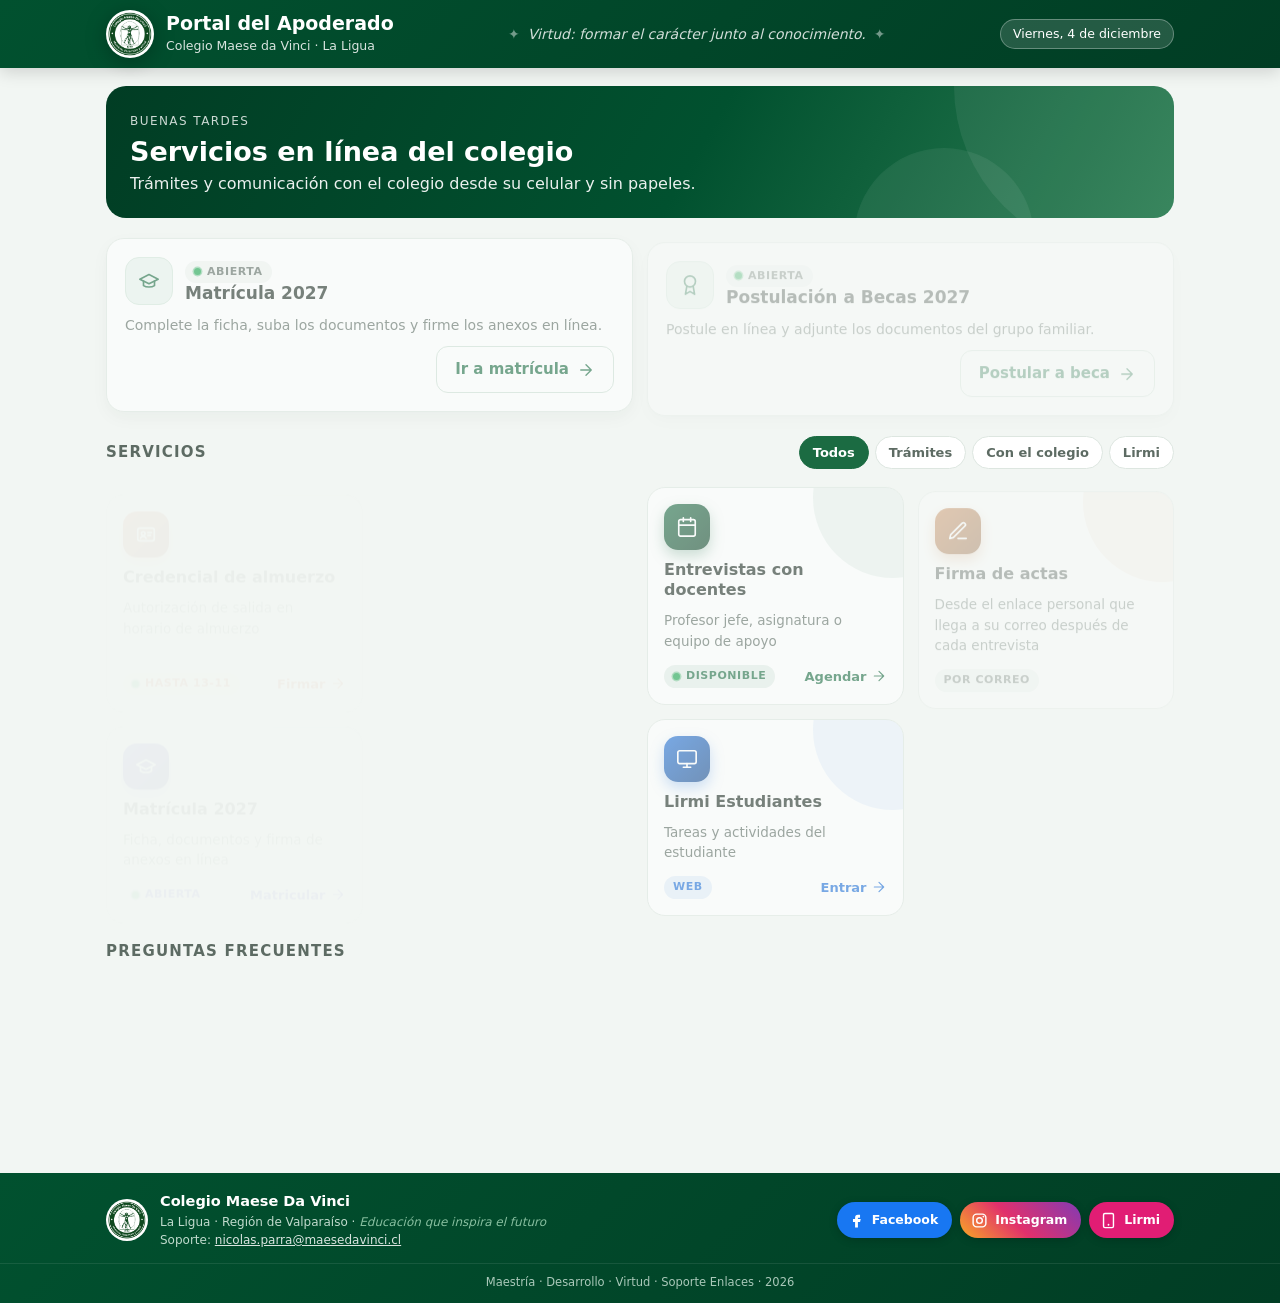
<file: index.html>
<!DOCTYPE html><html lang="es"><head><meta charset="utf-8"><meta http-equiv="refresh" content="0; url=apoderados.html"><title>Colegio Maese da Vinci</title><link rel="icon" href="logo.png"></head><body><a href="apoderados.html">Portal del Apoderado</a></body></html>
</file>
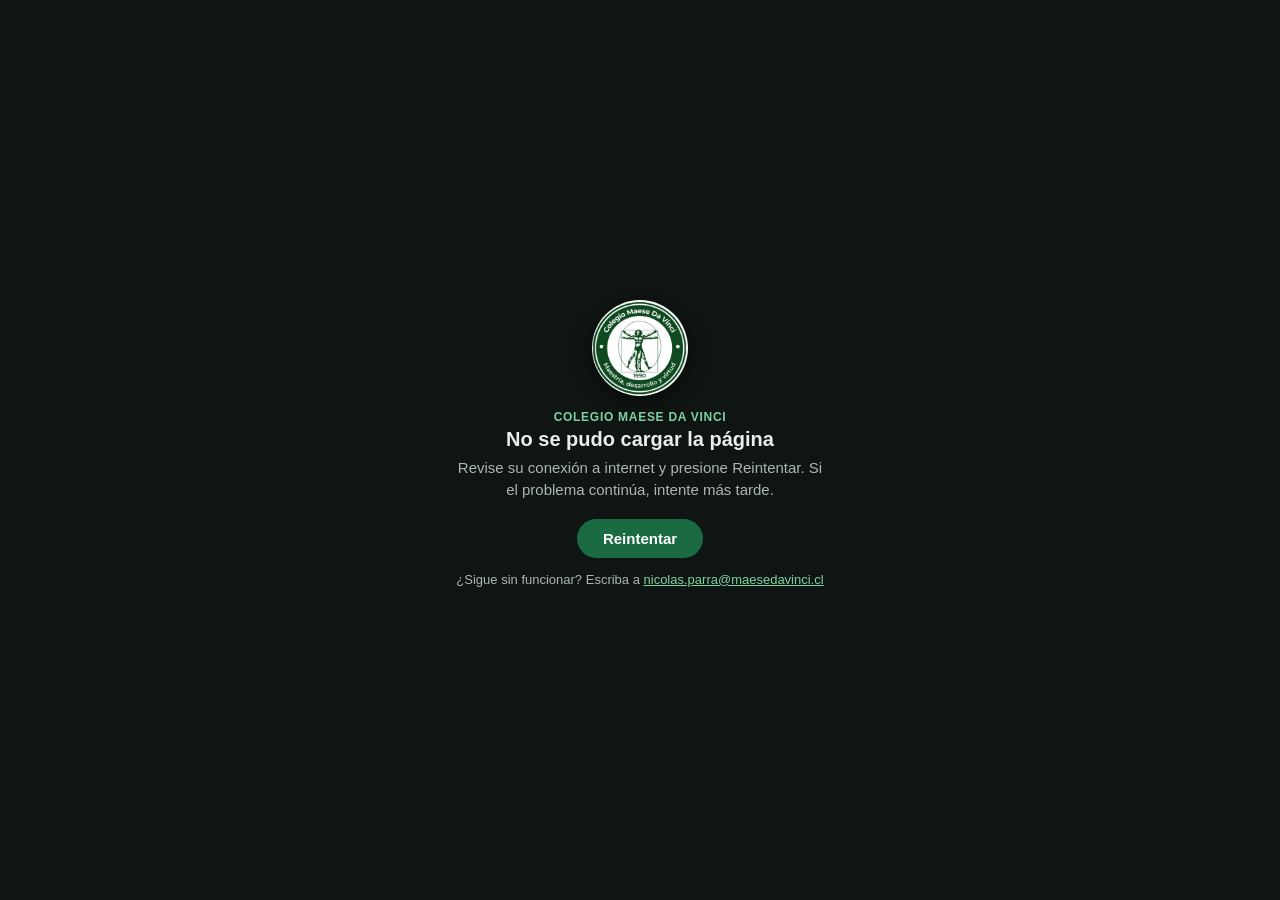
<file: agenda.html>
<!doctype html>
<html lang="es">
<head>
<meta charset="utf-8">
<meta name="viewport" content="width=device-width, initial-scale=1">
<title>Entrevistas con docentes · Colegio Maese da Vinci</title>
<meta name="color-scheme" content="dark">
<meta name="theme-color" content="#0f1513">
<link rel="icon" href="logo.png">
<link rel="stylesheet" href="puente-estilo.css?v=3">
</head>
<body>
<div id="puente"></div>
<script>window.PUENTE = { api: "https://script.google.com/macros/s/AKfycbw79QiWMwRUrK_dFtlvKy6NxMqfgWxYnvY_zmiMsq1qirTA8VEC_RiPU7oNpn0B7bg/exec" };</script>
<script src="puente.js?v=2"></script>
</body>
</html>
</file>
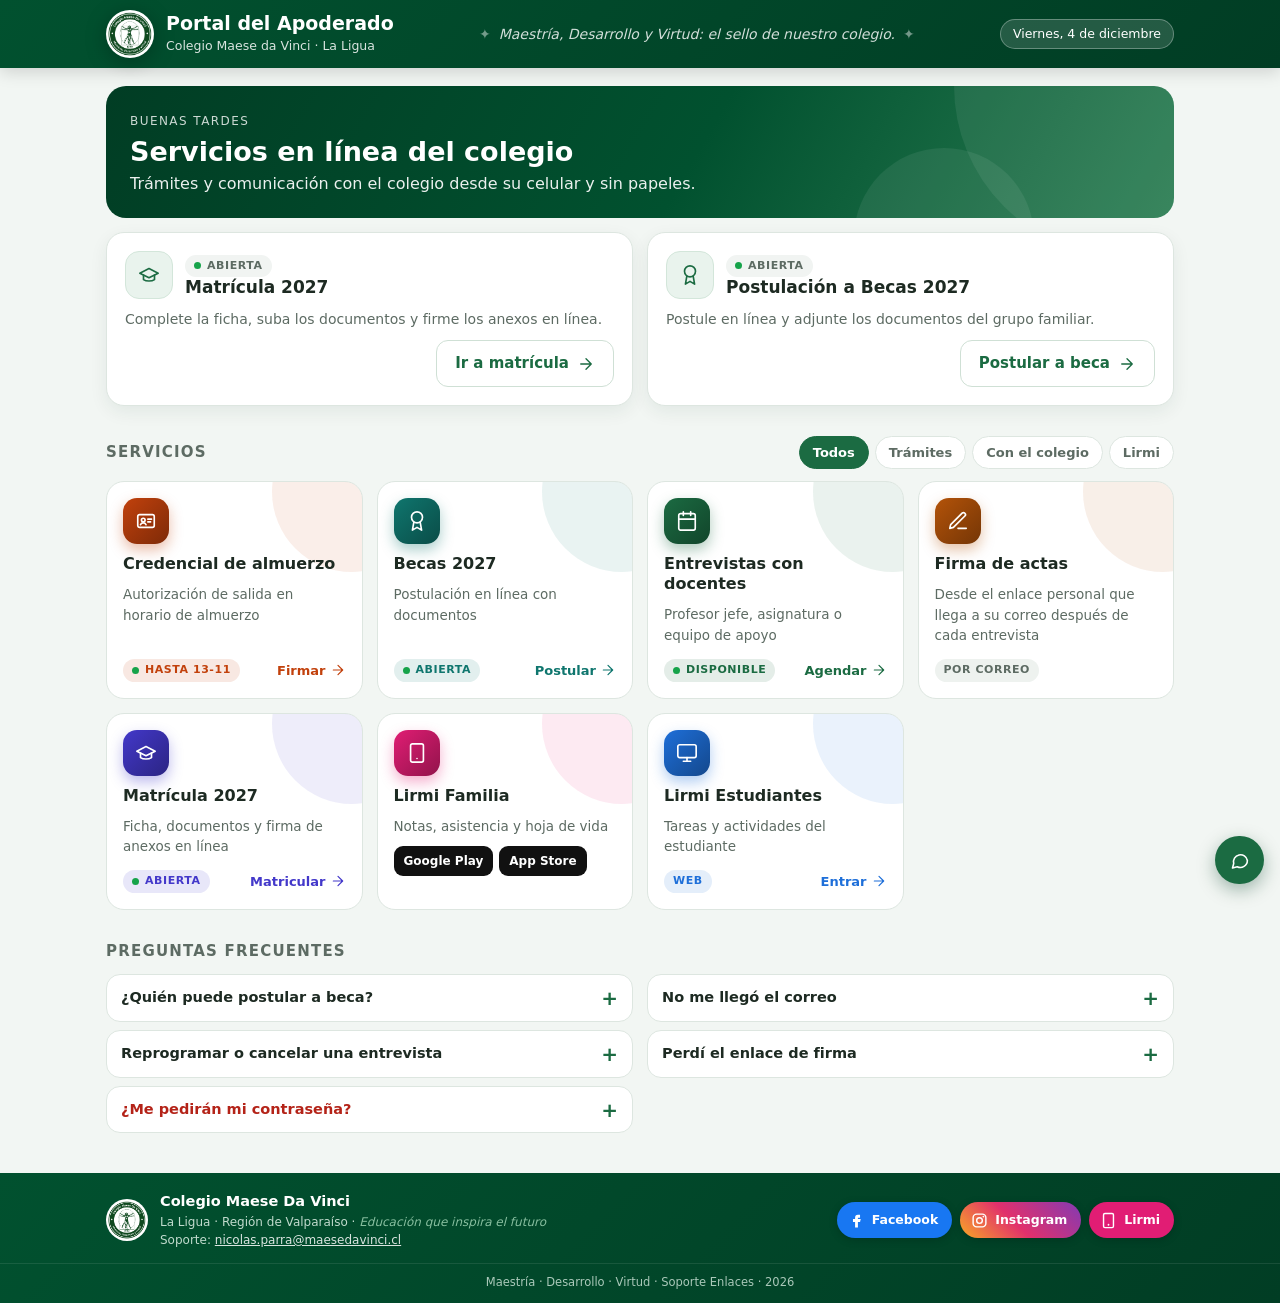
<file: apoderados.html>
<!DOCTYPE html>
<html lang="es">
<head>
<meta charset="utf-8">
<meta name="viewport" content="width=device-width, initial-scale=1, viewport-fit=cover">
<title>Portal del Apoderado · Colegio Maese da Vinci</title>
<meta name="description" content="Servicios en línea del Colegio Maese da Vinci para apoderados: almuerzo, becas, entrevistas, firma de actas y Lirmi.">
<meta name="theme-color" content="#01512f">
<link rel="icon" href="logo.png">
<style>
:root{--v:#1b6b42;--v2:#01512f;--v3:#013d24;--vc:#e9f3ed;--t:#1d2a22;--s:#5d6b63;--b:#dde6e0;--f:#f2f6f3;--card:#fff}
*{box-sizing:border-box}
html{-webkit-text-size-adjust:100%}
body{margin:0;background:var(--f);color:var(--t);font-family:"Segoe UI",system-ui,-apple-system,Roboto,Arial,sans-serif;line-height:1.5}
a{text-decoration:none;color:inherit}
svg{width:22px;height:22px;stroke:currentColor;fill:none;stroke-width:1.8;stroke-linecap:round;stroke-linejoin:round;flex-shrink:0}
.w{max-width:1100px;margin:0 auto;padding:0 16px}

/* ---------- Encabezado (igual que los sistemas CMDV) ---------- */
.mdv-header{position:sticky;top:0;z-index:50;background:linear-gradient(135deg,var(--v2),var(--v3));color:#fff;box-shadow:0 4px 16px rgba(0,0,0,.15)}
.mdv-header .w{display:flex;align-items:center;gap:18px;padding-top:10px;padding-bottom:10px}
.mdv-marca{display:flex;align-items:center;gap:12px;flex-shrink:0}
.mdv-logo{width:48px;height:48px;border-radius:50%;background:#fff;padding:2px;filter:drop-shadow(0 4px 10px rgba(0,0,0,.25))}
.mdv-header h1{margin:0;font-size:19px;line-height:1.2;font-weight:700}
.mdv-sub{margin:2px 0 0;font-size:12.5px;color:rgba(255,255,255,.85)}
.mdv-frase{flex:1;min-width:0;margin:0;text-align:center;font-style:italic;font-size:14px;color:rgba(255,255,255,.82);transition:opacity .6s;cursor:pointer;user-select:none}
.mdv-frase::before,.mdv-frase::after{content:"✦";font-style:normal;color:rgba(255,255,255,.45);margin:0 8px}
.mdv-frase.oculta{opacity:0}
.hoy{font-size:12.5px;background:rgba(255,255,255,.14);border:1px solid rgba(255,255,255,.3);padding:5px 12px;border-radius:999px;white-space:nowrap}

/* ---------- Bienvenida ---------- */
.saludo{position:relative;overflow:hidden;margin-top:18px;border-radius:20px;padding:22px 24px;color:#fff;background:linear-gradient(120deg,var(--v3),var(--v2) 55%,#2a7d52)}
.saludo::before,.saludo::after{content:"";position:absolute;border-radius:50%;background:rgba(255,255,255,.07);pointer-events:none}
.saludo::before{width:340px;height:340px;right:-120px;top:-170px;animation:flotar 14s ease-in-out infinite}
.saludo::after{width:180px;height:180px;right:140px;bottom:-110px;animation:flotar 18s ease-in-out infinite reverse}
@keyframes flotar{50%{transform:translate(-22px,16px)}}
.saludo>*{position:relative}
.saludo small{font-size:12px;letter-spacing:.12em;text-transform:uppercase;opacity:.8}
.saludo .fecha{display:none}
.saludo h2{margin:4px 0 4px;font-size:27px;line-height:1.2}
.saludo p{margin:0;opacity:.92;max-width:600px}

/* ---------- Destacados ---------- */
.destacados{display:grid;grid-template-columns:repeat(2,minmax(0,1fr));gap:14px;margin-top:14px}
.dest{--a:var(--v);display:flex;flex-direction:column;gap:10px;background:#fff;border-radius:18px;padding:18px;box-shadow:0 6px 18px rgba(1,61,36,.07);border:1px solid var(--b);transition:transform .2s,box-shadow .2s}
.dest:hover{transform:translateY(-3px);box-shadow:0 14px 30px rgba(1,61,36,.12)}
.dest .cab{display:flex;align-items:center;gap:12px}
.dest .ic{flex:none;width:48px;height:48px;border-radius:14px;display:grid;place-items:center;color:var(--v);background:var(--vc);border:1px solid #d3e6da}
.dest h3{margin:0;font-size:17px;line-height:1.25}
.dest p{margin:0;color:var(--s);font-size:14px}
.dest .acc{display:flex;align-items:center;justify-content:space-between;gap:10px;flex-wrap:wrap;margin-top:auto}
.dest .boton{background:#fff;color:var(--v);border:1.5px solid #cfe0d5;box-shadow:none}
.dest .boton:hover{background:var(--vc);border-color:var(--v);filter:none;box-shadow:0 6px 14px rgba(1,61,36,.10)}
.dest .cuenta{color:var(--s)}
.dest .chip{color:var(--s);background:#f1f4f2}
.boton{display:inline-flex;align-items:center;justify-content:center;gap:8px;padding:11px 18px;border-radius:12px;font-weight:700;font-size:15px;background:var(--a);color:#fff;transition:transform .15s,box-shadow .15s,filter .15s;white-space:nowrap}
.boton:hover{transform:translateY(-2px);filter:brightness(1.08);box-shadow:0 8px 18px color-mix(in srgb,var(--a) 40%,transparent)}
.boton:active{transform:scale(.97)}
.boton svg{width:18px;height:18px;transition:transform .2s}.boton:hover svg{transform:translateX(3px)}
.cuenta{font-size:12.5px;font-weight:700;color:var(--a)}

.chip{display:inline-flex;align-items:center;gap:6px;font-size:11px;font-weight:800;letter-spacing:.05em;text-transform:uppercase;padding:3px 9px;border-radius:999px;white-space:nowrap;color:var(--a);background:color-mix(in srgb,var(--a) 12%,#fff)}
.chip i{width:7px;height:7px;border-radius:50%;background:#16a34a;animation:latido 1.8s infinite}
.chip.gris{color:var(--s);background:#eef2ef}
@keyframes latido{0%{box-shadow:0 0 0 0 rgba(22,163,74,.6)}70%,100%{box-shadow:0 0 0 7px rgba(22,163,74,0)}}

/* ---------- Indicadores ---------- */
.kpis{display:grid;grid-template-columns:repeat(4,minmax(0,1fr));gap:12px;margin-top:18px}
.kpi{--a:var(--v);display:flex;align-items:center;gap:12px;background:var(--card);border:1px solid var(--b);border-radius:16px;padding:12px 14px}
.kpi .ic{flex:none;width:40px;height:40px;border-radius:12px;display:grid;place-items:center;color:var(--a);background:color-mix(in srgb,var(--a) 12%,#fff)}
.kpi .ic svg{width:20px;height:20px}
.kpi b{display:block;font-size:24px;line-height:1.1;font-weight:800;color:var(--a);font-variant-numeric:tabular-nums}
.kpi span{font-size:12.5px;color:var(--s);line-height:1.3;display:block}
.kpi.k2{--a:#0e7490}.kpi.k3{--a:#6d28d9}.kpi.k4{--a:#c2410c}
.kpi-pie{display:flex;justify-content:space-between;flex-wrap:wrap;gap:6px;margin-top:6px;font-size:12.5px;color:var(--s)}
.kpi-pie strong{color:var(--v)}

/* ---------- Servicios: tarjetas ---------- */
.titulo{display:flex;align-items:center;justify-content:space-between;gap:12px;flex-wrap:wrap;margin:30px 0 12px}
.titulo h2{margin:0;font-size:15px;text-transform:uppercase;letter-spacing:.08em;color:var(--s)}
.filtros{display:flex;gap:6px;overflow-x:auto;scrollbar-width:none;-webkit-overflow-scrolling:touch}
.filtros::-webkit-scrollbar{display:none}
.filtros button{font:inherit;font-size:13px;font-weight:600;border:1px solid var(--b);background:var(--card);color:var(--s);padding:6px 13px;border-radius:999px;cursor:pointer;white-space:nowrap;transition:all .15s}
.filtros button[aria-pressed="true"]{background:var(--v);border-color:var(--v);color:#fff}
.tarjetas{display:grid;grid-template-columns:repeat(auto-fill,minmax(240px,1fr));gap:14px}
.tar{--a:var(--v);position:relative;overflow:hidden;display:flex;flex-direction:column;gap:10px;background:var(--card);border:1px solid var(--b);border-radius:18px;padding:16px;transition:transform .2s,box-shadow .2s,border-color .2s,opacity .25s}
.tar::after{content:"";position:absolute;width:160px;height:160px;right:-70px;top:-70px;border-radius:50%;background:color-mix(in srgb,var(--a) 9%,transparent);transition:transform .4s}
.tar>*{position:relative;z-index:1}
a.tar:hover,a.tar:focus-visible{transform:translateY(-4px);border-color:color-mix(in srgb,var(--a) 45%,#fff);box-shadow:0 14px 30px color-mix(in srgb,var(--a) 18%,transparent);outline:none}
a.tar:hover::after{transform:scale(1.35)}
a.tar:active{transform:scale(.98)}
.tar .ic{width:46px;height:46px;border-radius:14px;display:grid;place-items:center;color:#fff;background:linear-gradient(135deg,var(--a),color-mix(in srgb,var(--a) 65%,#000));box-shadow:0 6px 14px color-mix(in srgb,var(--a) 35%,transparent);transition:transform .3s}
a.tar:hover .ic{transform:rotate(-8deg) scale(1.06)}
.tar h3{margin:0;font-size:16px;line-height:1.25}
.tar p{margin:0;font-size:13.5px;color:var(--s)}
.tar .pie-t{display:flex;align-items:center;justify-content:space-between;gap:8px;margin-top:auto;padding-top:4px}
.tar .ir{display:inline-flex;align-items:center;gap:4px;font-size:13px;font-weight:700;color:var(--a)}
.tar .ir svg{width:16px;height:16px;transition:transform .2s}
a.tar:hover .ir svg{transform:translateX(4px)}
.tar.inactiva{opacity:.75}.tar.inactiva .ic{filter:grayscale(.35)}
.tar.oculta{display:none}
.t-bec{--a:#0f766e}.t-alm{--a:#c2410c}.t-ent{--a:#1b6b42}.t-mat{--a:#4338ca}.t-fir{--a:#b45309}.t-lf{--a:#e11d74}.t-le{--a:#1e6fd9}
.tiendas{display:flex;gap:6px;flex-wrap:wrap}
.tiendas a{display:inline-flex;align-items:center;gap:5px;font-size:12px;font-weight:700;padding:6px 10px;border-radius:9px;background:#111;color:#fff;transition:transform .15s}
.tiendas a:hover{transform:translateY(-2px)}
.tiendas svg{width:15px;height:15px;fill:currentColor;stroke:none}

/* ---------- Preguntas ---------- */
.preguntas{display:grid;grid-template-columns:repeat(2,minmax(0,1fr));gap:8px 14px}
details{background:var(--card);border:1px solid var(--b);border-radius:14px;padding:0 14px;transition:box-shadow .2s}
details[open]{box-shadow:0 8px 20px rgba(1,61,36,.08)}
summary{cursor:pointer;list-style:none;display:flex;align-items:center;justify-content:space-between;gap:10px;padding:12px 0;font-weight:600;font-size:14.5px}
summary::-webkit-details-marker{display:none}
summary::after{content:"+";font-size:20px;line-height:1;color:var(--v);transition:transform .2s}
details[open] summary::after{transform:rotate(45deg)}
details p{margin:0 0 12px;font-size:14px;color:var(--s)}
details.alerta summary{color:#b42318}

/* ---------- Pie (igual que los sistemas CMDV) ---------- */
.cmdv-pie{margin-top:40px;background:linear-gradient(135deg,var(--v2),var(--v3));color:#e3f4ea;font-size:13px}
.cmdv-pie .w{padding-top:18px;padding-bottom:14px;display:flex;align-items:center;justify-content:space-between;gap:14px 24px;flex-wrap:wrap}
.cmdv-pie-marca{display:flex;align-items:center;gap:12px}
.cmdv-pie-marca img{width:42px;height:42px;border-radius:50%;background:#fff;padding:2px}
.cmdv-pie-marca strong{display:block;font-size:14.5px;color:#fff}
.cmdv-pie-marca span{display:block;font-size:12px;opacity:.85}
.cmdv-pie-marca em{color:#9fd3b4}
.cmdv-pie-marca a{color:#fff;text-decoration:underline}
.cmdv-redes{display:flex;gap:8px;flex-wrap:wrap}
.cmdv-red{display:inline-flex;align-items:center;gap:7px;height:36px;padding:0 14px 0 11px;border-radius:999px;color:#fff;font-weight:700;font-size:12.5px;box-shadow:0 2px 8px rgba(0,0,0,.18);transition:transform .18s,box-shadow .18s,filter .18s}
.cmdv-red svg{width:17px;height:17px;transition:transform .3s}
.cmdv-red:hover,.cmdv-red:focus-visible{transform:translateY(-2px);box-shadow:0 6px 16px rgba(0,0,0,.28);filter:brightness(1.08);outline:none}
.cmdv-red:hover svg{transform:rotate(-10deg) scale(1.12)}
.cmdv-red.fb{background:#1877f2}
.cmdv-red.ig{background:linear-gradient(45deg,#f9a825 0%,#e1306c 45%,#833ab4 100%)}
.cmdv-red.lf{background:#e11d74}
.cmdv-pie-base{border-top:1px solid rgba(255,255,255,.12);text-align:center;padding:10px 16px calc(12px + env(safe-area-inset-bottom));font-size:11.5px;opacity:.75}

/* Botón flotante de soporte */
.soporte{position:fixed;right:16px;bottom:calc(16px + env(safe-area-inset-bottom));z-index:60;display:inline-flex;align-items:center;height:48px;padding:0 14px;border-radius:999px;background:var(--v);color:#fff;font-weight:700;font-size:14px;box-shadow:0 6px 18px rgba(1,61,36,.35);transition:gap .25s,padding .25s,transform .18s;animation:colgar .6s 1s both}
.soporte svg{width:21px;height:21px}
.soporte .tx{max-width:0;overflow:hidden;white-space:nowrap;transition:max-width .3s}
.soporte:hover,.soporte.abierto{gap:8px;padding:0 17px}
.soporte:hover .tx,.soporte.abierto .tx{max-width:90px}
@keyframes colgar{0%{transform:translateY(30px);opacity:0}60%{transform:translateY(-5px);opacity:1}100%{transform:none}}

/* Entrada al hacer scroll */
.rev{opacity:0;transform:translateY(14px);transition:opacity .5s ease,transform .5s ease}
.rev.ver{opacity:1;transform:none}
@media (prefers-reduced-motion:reduce){*{animation:none!important;transition:none!important}.rev{opacity:1;transform:none}}

/* ---------- Celular ---------- */
@media (max-width:760px){
  .mdv-header{position:static}
  .mdv-header .w{flex-wrap:wrap;row-gap:2px;gap:10px;padding-top:8px;padding-bottom:6px}
  .mdv-logo{width:40px;height:40px}
  .mdv-header h1{font-size:16.5px}
  .mdv-frase{order:3;flex:1 1 100%;font-size:12.5px;min-height:20px}
  .hoy{display:none}
  .saludo .fecha{display:inline}
  .saludo{border-radius:18px;padding:18px}
  .saludo h2{font-size:22px}
  .destacados{grid-template-columns:1fr;gap:10px}
  .dest .boton{width:100%}
  .kpis{grid-template-columns:1fr 1fr;gap:10px}
  .kpi{flex-direction:column;align-items:flex-start;gap:8px;padding:12px}
  .tarjetas{grid-template-columns:1fr 1fr;gap:10px}
  .tar{padding:14px;border-radius:16px}
  .tar .ic{width:40px;height:40px;border-radius:12px}
  .tar h3{font-size:14.5px}
  .tar p{font-size:12.5px}
  .tar .ir span{display:none}
  .preguntas{grid-template-columns:1fr}
  .cmdv-pie .w{justify-content:center;text-align:center}
  .cmdv-pie-marca{flex-direction:column;gap:6px}
  .soporte{right:12px}
}
@media (max-width:360px){.tarjetas{grid-template-columns:1fr}}
</style>
</head>
<body>

<header class="mdv-header">
  <div class="w">
    <div class="mdv-marca">
      <img class="mdv-logo" src="logo.png" alt="Logo Colegio Maese da Vinci">
      <div><h1>Portal del Apoderado</h1><p class="mdv-sub">Colegio Maese da Vinci · La Ligua</p></div>
    </div>
    <p id="frase" class="mdv-frase" title="Toque para ver otra frase" aria-live="polite"></p>
    <span class="hoy" id="hoy"></span>
  </div>
</header>

<main class="w">

<section class="saludo">
  <small><span id="saludoHora">Bienvenido</span><span class="fecha" id="fechaSaludo"></span></small>
  <h2>Servicios en línea del colegio</h2>
  <p>Trámites y comunicación con el colegio desde su celular y sin papeles.</p>
</section>

<div class="destacados">
  <article class="dest d-mat rev">
    <div class="cab">
      <div class="ic"><svg viewBox="0 0 24 24"><path d="M22 10L12 5 2 10l10 5 10-5z"/><path d="M6 12v5c3 2 9 2 12 0v-5"/></svg></div>
      <div><span class="chip"><i></i>Abierta</span><h3>Matrícula 2027</h3></div>
    </div>
    <p>Complete la ficha, suba los documentos y firme los anexos en línea.</p>
    <div class="acc">
      <span class="cuenta"></span>
      <a class="boton" href="portal.html" target="_blank" rel="noopener">Ir a matrícula<svg viewBox="0 0 24 24"><path d="M5 12h14M12 5l7 7-7 7"/></svg></a>
    </div>
  </article>
  <article class="dest d-bec rev">
    <div class="cab">
      <div class="ic"><svg viewBox="0 0 24 24"><circle cx="12" cy="8" r="6"/><path d="M15.5 13.5L17 22l-5-3-5 3 1.5-8.5"/></svg></div>
      <div><span class="chip"><i></i>Abierta</span><h3>Postulación a Becas 2027</h3></div>
    </div>
    <p>Postule en línea y adjunte los documentos del grupo familiar.</p>
    <div class="acc">
      <span class="cuenta"></span>
      <a class="boton" href="portal.html?vista=becas" target="_blank" rel="noopener">Postular a beca<svg viewBox="0 0 24 24"><path d="M5 12h14M12 5l7 7-7 7"/></svg></a>
    </div>
  </article>
</div>

<!-- Indicadores en vivo desde la Agenda (solo totales). Si no cargan, se ocultan. -->
<div id="indicadores" hidden>
  <div class="kpis">
    <div class="kpi"><div class="ic"><svg viewBox="0 0 24 24"><circle cx="12" cy="12" r="9"/><path d="M12 7v5l3 2"/></svg></div><div><b data-k="horariosSemana">0</b><span>horarios para reservar esta semana</span></div></div>
    <div class="kpi k2"><div class="ic"><svg viewBox="0 0 24 24"><circle cx="9" cy="8" r="3.5"/><path d="M2.5 20c.8-3.6 3.4-5.5 6.5-5.5s5.7 1.9 6.5 5.5"/><path d="M16 4.5a3.5 3.5 0 0 1 0 7M18.5 14.8c1.7.8 2.7 2.5 3 5.2"/></svg></div><div><b data-k="docentesSemana">0</b><span>docentes con agenda abierta</span></div></div>
    <div class="kpi k3"><div class="ic"><svg viewBox="0 0 24 24"><rect x="3" y="4" width="18" height="18" rx="2"/><path d="M16 2v4M8 2v4M3 10h18M9 16l2 2 4-4"/></svg></div><div><b data-k="agendadas">0</b><span>entrevistas agendadas desde hoy</span></div></div>
    <div class="kpi k4"><div class="ic"><svg viewBox="0 0 24 24"><path d="M14 3H7a2 2 0 0 0-2 2v14a2 2 0 0 0 2 2h10a2 2 0 0 0 2-2V8z"/><path d="M14 3v5h5M9 14l2 2 4-4"/></svg></div><div><b data-k="realizadasAnio">0</b><span id="etqRealizadas">entrevistas realizadas este año</span></div></div>
  </div>
  <div class="kpi-pie"><span id="proximo"></span><span id="actualizado"></span></div>
</div>

<div class="titulo">
  <h2>Servicios</h2>
  <div class="filtros" role="group" aria-label="Filtrar servicios">
    <button type="button" data-f="todos" aria-pressed="true">Todos</button>
    <button type="button" data-f="tramites" aria-pressed="false">Trámites</button>
    <button type="button" data-f="colegio" aria-pressed="false">Con el colegio</button>
    <button type="button" data-f="lirmi" aria-pressed="false">Lirmi</button>
  </div>
</div>

<div class="tarjetas">
  <a class="tar t-alm rev" data-c="tramites" href="portal.html?vista=almuerzo" target="_blank" rel="noopener">
    <div class="ic"><svg viewBox="0 0 24 24"><rect x="3" y="5" width="18" height="14" rx="2"/><circle cx="9" cy="11" r="2"/><path d="M6 16c.6-1.3 1.7-2 3-2s2.4.7 3 2M14 10h4M14 13h3"/></svg></div>
    <h3>Credencial de almuerzo</h3>
    <p>Autorización de salida en horario de almuerzo</p>
    <div class="pie-t"><span class="chip"><i></i>Hasta 13-11</span><span class="ir"><span>Firmar</span><svg viewBox="0 0 24 24"><path d="M5 12h14M12 5l7 7-7 7"/></svg></span></div>
  </a>
  <a class="tar t-bec rev" data-c="tramites" href="portal.html?vista=becas" target="_blank" rel="noopener">
    <div class="ic"><svg viewBox="0 0 24 24"><circle cx="12" cy="8" r="6"/><path d="M15.5 13.5L17 22l-5-3-5 3 1.5-8.5"/></svg></div>
    <h3>Becas 2027</h3>
    <p>Postulación en línea con documentos</p>
    <div class="pie-t"><span class="chip"><i></i>Abierta</span><span class="ir"><span>Postular</span><svg viewBox="0 0 24 24"><path d="M5 12h14M12 5l7 7-7 7"/></svg></span></div>
  </a>
  <a class="tar t-ent rev" data-c="colegio" href="agenda.html" target="_blank" rel="noopener">
    <div class="ic"><svg viewBox="0 0 24 24"><rect x="3" y="4" width="18" height="18" rx="2"/><path d="M16 2v4M8 2v4M3 10h18"/></svg></div>
    <h3>Entrevistas con docentes</h3>
    <p id="entSub">Profesor jefe, asignatura o equipo de apoyo</p>
    <div class="pie-t"><span class="chip"><i></i>Disponible</span><span class="ir"><span>Agendar</span><svg viewBox="0 0 24 24"><path d="M5 12h14M12 5l7 7-7 7"/></svg></span></div>
  </a>
  <div class="tar t-fir rev" data-c="colegio">
    <div class="ic"><svg viewBox="0 0 24 24"><path d="M12 20h9"/><path d="M16.5 3.5a2.1 2.1 0 0 1 3 3L7 19l-4 1 1-4z"/></svg></div>
    <h3>Firma de actas</h3>
    <p>Desde el enlace personal que llega a su correo después de cada entrevista</p>
    <div class="pie-t"><span class="chip gris">Por correo</span></div>
  </div>
  <a class="tar t-mat rev" data-c="tramites" href="portal.html" target="_blank" rel="noopener">
    <div class="ic"><svg viewBox="0 0 24 24"><path d="M22 10L12 5 2 10l10 5 10-5z"/><path d="M6 12v5c3 2 9 2 12 0v-5"/></svg></div>
    <h3>Matrícula 2027</h3>
    <p>Ficha, documentos y firma de anexos en línea</p>
    <div class="pie-t"><span class="chip"><i></i>Abierta</span><span class="ir"><span>Matricular</span><svg viewBox="0 0 24 24"><path d="M5 12h14M12 5l7 7-7 7"/></svg></span></div>
  </a>
  <div class="tar t-lf rev" data-c="lirmi">
    <div class="ic"><svg viewBox="0 0 24 24"><rect x="5" y="2" width="14" height="20" rx="2"/><path d="M12 18h0"/></svg></div>
    <h3>Lirmi Familia</h3>
    <p>Notas, asistencia y hoja de vida</p>
    <div class="tiendas">
      <a href="https://play.google.com/store/apps/details?id=com.lirmi.app" target="_blank" rel="noopener">Google Play</a>
      <a href="https://apps.apple.com/cl/app/lirmi-familia/id1449652286" target="_blank" rel="noopener">App Store</a>
    </div>
  </div>
  <a class="tar t-le rev" data-c="lirmi" href="https://lms.lirmi.com/login" target="_blank" rel="noopener">
    <div class="ic"><svg viewBox="0 0 24 24"><rect x="2" y="3" width="20" height="14" rx="2"/><path d="M8 21h8M12 17v4"/></svg></div>
    <h3>Lirmi Estudiantes</h3>
    <p>Tareas y actividades del estudiante</p>
    <div class="pie-t"><span class="chip">Web</span><span class="ir"><span>Entrar</span><svg viewBox="0 0 24 24"><path d="M5 12h14M12 5l7 7-7 7"/></svg></span></div>
  </a>
</div>

<div class="titulo"><h2>Preguntas frecuentes</h2></div>
<div class="preguntas rev">
  <details><summary>¿Quién puede postular a beca?</summary><p>El apoderado titular, suplente, madre o padre registrado en la ficha del estudiante. Prepare los documentos de ingresos del grupo familiar.</p></details>
  <details><summary>No me llegó el correo</summary><p>Revise spam o "Promociones". Si no aparece, pida al profesor jefe que confirme su correo registrado.</p></details>
  <details><summary>Reprogramar o cancelar una entrevista</summary><p>Use el enlace "Mis citas" del correo de confirmación, o "Ver mis entrevistas" en Entrevistas con docentes.</p></details>
  <details><summary>Perdí el enlace de firma</summary><p>Pida al docente que lo reenvíe. Su firma pendiente se conserva.</p></details>
  <details class="alerta"><summary>¿Me pedirán mi contraseña?</summary><p>Nunca. Si recibe una solicitud así, no responda e informe al colegio.</p></details>
</div>

</main>

<footer class="cmdv-pie">
  <div class="w">
    <div class="cmdv-pie-marca">
      <img src="logo.png" alt="">
      <div>
        <strong>Colegio Maese Da Vinci</strong>
        <span>La Ligua · Región de Valparaíso · <em>Educación que inspira el futuro</em></span>
        <span>Soporte: <a href="mailto:nicolas.parra@maesedavinci.cl">nicolas.parra@maesedavinci.cl</a></span>
      </div>
    </div>
    <nav class="cmdv-redes" aria-label="Redes del colegio">
      <a class="cmdv-red fb" href="https://www.facebook.com/p/COLEGIO-MAESE-DA-VINCI-100057350325417/" target="_blank" rel="noopener"><svg viewBox="0 0 24 24"><path fill="currentColor" stroke="none" d="M14 8h3V4h-3c-2.8 0-4 1.7-4 4.3V10H7v4h3v8h4v-8h3l1-4h-4V8.6c0-.4.2-.6.6-.6z"/></svg>Facebook</a>
      <a class="cmdv-red ig" href="https://www.instagram.com/maesedavinci" target="_blank" rel="noopener"><svg viewBox="0 0 24 24"><rect x="3" y="3" width="18" height="18" rx="5" stroke-width="2"/><circle cx="12" cy="12" r="4" stroke-width="2"/><circle cx="17.5" cy="6.5" r="1.3" fill="currentColor" stroke="none"/></svg>Instagram</a>
      <a class="cmdv-red lf" href="https://lms.lirmi.com/login" target="_blank" rel="noopener"><svg viewBox="0 0 24 24"><rect x="5" y="2" width="14" height="20" rx="2" stroke-width="2"/><path d="M12 18h0" stroke-width="2.5"/></svg>Lirmi</a>
    </nav>
  </div>
  <div class="cmdv-pie-base">Maestría · Desarrollo · Virtud · Soporte Enlaces · 2026</div>
</footer>

<a class="soporte" id="soporte" href="mailto:nicolas.parra@maesedavinci.cl?subject=Portal%20del%20Apoderado" aria-label="Escribir a Soporte">
  <svg viewBox="0 0 24 24"><path d="M21 12a8 8 0 0 1-11.6 7.1L4 20.5l1.4-5A8 8 0 1 1 21 12z"/></svg><span class="tx">Soporte</span>
</a>

<script>
(function () {
  var API = "https://script.google.com/macros/s/AKfycbw79QiWMwRUrK_dFtlvKy6NxMqfgWxYnvY_zmiMsq1qirTA8VEC_RiPU7oNpn0B7bg/exec?accion=indicadores_api";
  var reducir = window.matchMedia && window.matchMedia("(prefers-reduced-motion: reduce)").matches;
  var ahora = new Date();

  // Fecha y saludo según la hora
  var txt = ahora.toLocaleDateString("es-CL", { weekday: "long", day: "numeric", month: "long" });
  document.getElementById("hoy").textContent = txt.charAt(0).toUpperCase() + txt.slice(1);
  document.getElementById("fechaSaludo").textContent = " · " + txt;
  var h = ahora.getHours();
  document.getElementById("saludoHora").textContent = h < 12 ? "Buenos días" : h < 20 ? "Buenas tardes" : "Buenas noches";

  // Frase del colegio (rota cada 10 s, toque para cambiar)
  var FRASES = [
    "Maestría, Desarrollo y Virtud: el sello de nuestro colegio.",
    "Desarrollo: cada estudiante puede llegar más lejos.",
    "Virtud: formar el carácter junto al conocimiento.",
    "Como Da Vinci: observar, preguntar y crear.",
    "Curiosidad sin límites, como el maestro de Vinci.",
    "El esfuerzo de hoy es el aprendizaje de mañana.",
    "Familia y colegio, juntos en cada paso.",
    "Paso a paso, con fe y esfuerzo, todo se logra.",
    "Hoy es un buen día para dar lo mejor de nosotros."
  ];
  var elF = document.getElementById("frase"), iF = Math.floor(Math.random() * FRASES.length);
  function cambiarFrase() {
    elF.classList.add("oculta");
    setTimeout(function () { iF = (iF + 1) % FRASES.length; elF.textContent = FRASES[iF]; elF.classList.remove("oculta"); }, reducir ? 0 : 600);
  }
  elF.textContent = FRASES[iF];
  elF.addEventListener("click", cambiarFrase);
  setInterval(cambiarFrase, 10000);

  // Cuenta regresiva de plazos (data-hasta="AAAA-MM-DD")
  document.querySelectorAll("[data-hasta]").forEach(function (card) {
    var p = card.getAttribute("data-hasta").split("-"), fin = new Date(+p[0], +p[1] - 1, +p[2]);
    var hoy0 = new Date(); hoy0.setHours(0, 0, 0, 0);
    var dias = Math.round((fin - hoy0) / 86400000), el = card.querySelector("[data-cuenta]");
    if (!el) return;
    el.textContent = dias > 1 ? "Quedan " + dias + " días" : dias === 1 ? "Último día: mañana" : dias === 0 ? "¡Hoy es el último día!" : "";
  });

  // Filtros de servicios
  var botones = document.querySelectorAll(".filtros button");
  botones.forEach(function (b) {
    b.addEventListener("click", function () {
      var f = b.getAttribute("data-f");
      botones.forEach(function (x) { x.setAttribute("aria-pressed", x === b ? "true" : "false"); });
      document.querySelectorAll(".tar").forEach(function (t) {
        t.classList.toggle("oculta", f !== "todos" && t.getAttribute("data-c") !== f);
      });
    });
  });

  // Entrada suave al aparecer en pantalla
  var revs = document.querySelectorAll(".rev");
  if (reducir || !("IntersectionObserver" in window)) {
    revs.forEach(function (el) { el.classList.add("ver"); });
  } else {
    var io = new IntersectionObserver(function (ents) {
      ents.forEach(function (en) { if (en.isIntersecting) { en.target.classList.add("ver"); io.unobserve(en.target); } });
    }, { threshold: 0.12 });
    revs.forEach(function (el, i) { el.style.transitionDelay = (i % 4) * 70 + "ms"; io.observe(el); });
  }

  // Botón de soporte: se abre un momento al cargar
  var sop = document.getElementById("soporte");
  setTimeout(function () { sop.classList.add("abierto"); }, 1600);
  setTimeout(function () { sop.classList.remove("abierto"); }, 4600);

  // Indicadores de la Agenda
  function contar(el, fin) {
    if (reducir || fin < 1) { el.textContent = fin.toLocaleString("es-CL"); return; }
    var t0 = null;
    function paso(t) {
      if (!t0) t0 = t;
      var q = Math.min((t - t0) / 900, 1);
      el.textContent = Math.round(fin * (1 - Math.pow(1 - q, 3))).toLocaleString("es-CL");
      if (q < 1) requestAnimationFrame(paso);
    }
    requestAnimationFrame(paso);
  }
  function fechaBonita(iso) {
    var p = iso.split("-"), d = new Date(+p[0], +p[1] - 1, +p[2]);
    var h0 = new Date(); h0.setHours(0, 0, 0, 0);
    var dif = Math.round((d - h0) / 86400000);
    if (dif === 0) return "hoy";
    if (dif === 1) return "mañana";
    return d.toLocaleDateString("es-CL", { weekday: "long", day: "numeric", month: "long" });
  }
  fetch(API, { credentials: "omit" })
    .then(function (r) { return r.json(); })
    .then(function (d) {
      if (!d || !d.ok) return;
      document.getElementById("indicadores").hidden = false;
      document.querySelectorAll("#indicadores [data-k]").forEach(function (el) {
        contar(el, Number(d[el.getAttribute("data-k")]) || 0);
      });
      if (d.anio) document.getElementById("etqRealizadas").textContent = "entrevistas realizadas en " + d.anio;
      if (d.proximoDisponible) document.getElementById("proximo").innerHTML = "Primer horario que puede reservar: <strong>" + fechaBonita(d.proximoDisponible) + "</strong>";
      if (d.actualizado) document.getElementById("actualizado").textContent = "Datos de la agenda · " + d.actualizado;
      if (d.horariosSemana > 0) document.getElementById("entSub").textContent = Number(d.horariosSemana).toLocaleString("es-CL") + " horarios disponibles esta semana";
    })
    .catch(function () {});
})();
</script>
</body>
</html>
</file>
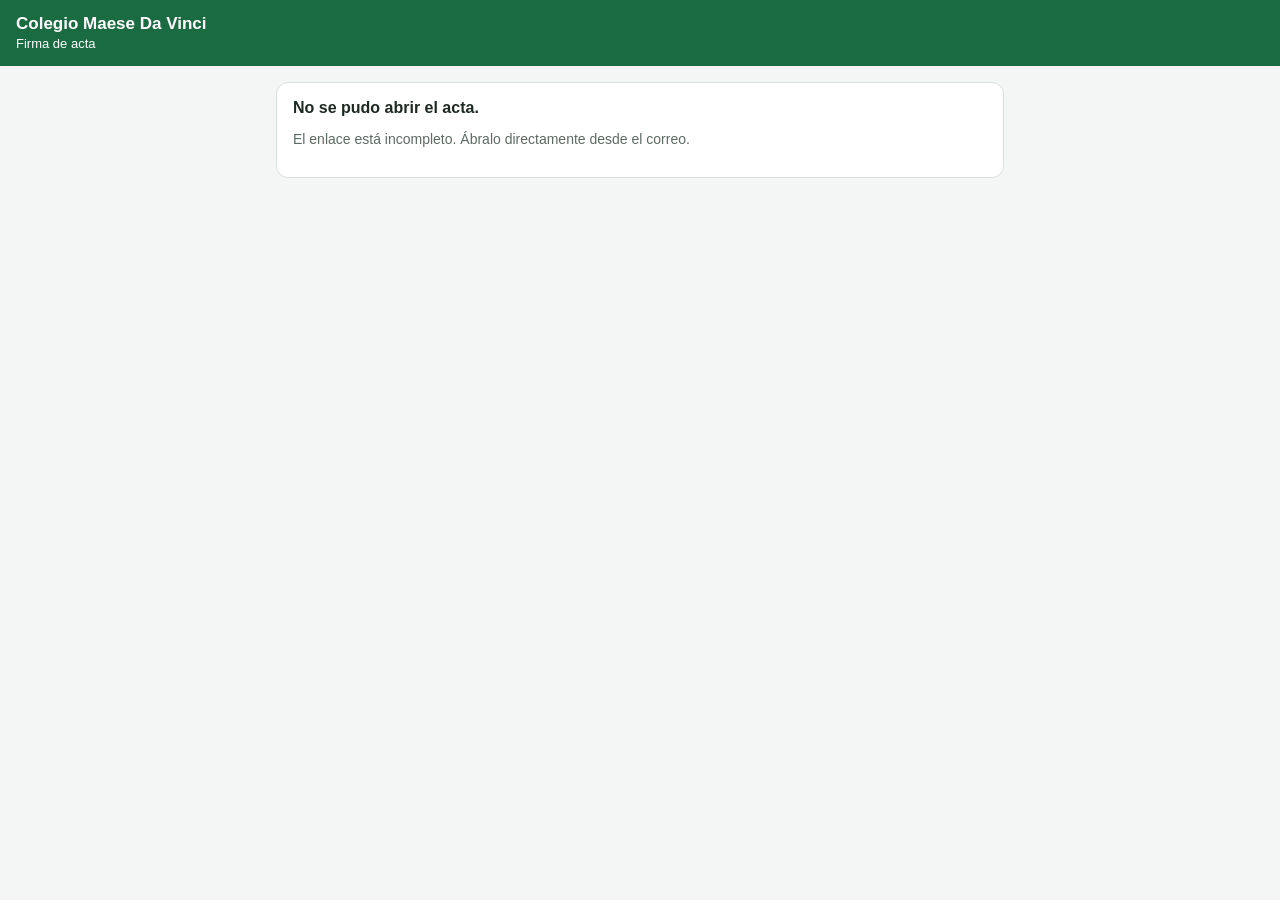
<file: firma.html>
<!DOCTYPE html>
<html lang="es">
<head>
  <meta charset="utf-8">
  <meta name="viewport" content="width=device-width, initial-scale=1">
  <meta name="robots" content="noindex">
  <title>Firma de acta · Colegio Maese Da Vinci</title>
  <link rel="icon" href="logo.png">
  <style>
    :root { --principal: #1b6b42; --texto: #1d2a22; --suave: #5d6b63; }
    * { box-sizing: border-box; }
    body { margin: 0; font-family: Arial, Helvetica, sans-serif; color: var(--texto); background: #f3f6f4; }
    header { background: var(--principal); color: #fff; padding: 14px 16px; }
    header strong { font-size: 17px; }
    main { max-width: 760px; margin: 0 auto; padding: 16px; }
    .tarjeta { background: #fff; border: 1px solid #d8e1dc; border-radius: 12px; padding: 16px; margin-bottom: 14px; }
    .acta { overflow-x: auto; }
    .pad { border: 2px dashed #9fb3a7; border-radius: 12px; background: #fff; }
    .pad canvas { width: 100%; height: 190px; display: block; touch-action: none; }
    .pie { display: flex; justify-content: space-between; align-items: center; padding: 8px 10px; border-top: 1px solid #e3e9e5; font-size: 14px; }
    button { border: 0; border-radius: 10px; padding: 14px 18px; font-weight: bold; font-size: 16px; cursor: pointer; }
    .principal { background: var(--principal); color: #fff; width: 100%; margin-top: 12px; }
    .secundario { background: #e7ede9; color: var(--texto); padding: 8px 12px; font-size: 14px; }
    button:disabled { opacity: .6; cursor: wait; }
    .mensaje { padding: 12px 14px; border-radius: 10px; margin-bottom: 14px; font-size: 15px; }
    .error { background: #fdeceb; color: #8a2b2b; }
    .exito { background: #e2f0e7; color: #1b6b42; }
    .suave { color: var(--suave); font-size: 14px; }
    label { display: flex; gap: 10px; align-items: flex-start; font-size: 15px; margin-top: 12px; }
    label input { width: 22px; height: 22px; flex: 0 0 22px; }
  </style>
</head>
<body>
  <!--
    Página de firma FUERA de Google. Llama a la web app pública de Apps Script
    sin cookies (credentials: "omit"), así no aparece el error de Google
    "No se puede abrir el archivo en este momento" en celulares con varias
    cuentas iniciadas. Enlace: <esta página>?t=<token>
  -->
  <header><strong>Colegio Maese Da Vinci</strong><br><span style="font-size:13px;">Firma de acta</span></header>
  <div id="bandaPrueba" style="display:none;background:#fff3c4;color:#6b4e00;padding:8px 16px;text-align:center;font-weight:bold;font-size:14px;">🧪 MODO PRUEBA</div>
  <main>
    <div id="mensaje"></div>
    <div id="contenido" class="tarjeta">Cargando el acta...</div>
  </main>

  <script>
    // Web app PÚBLICA (acceso: cualquier persona). Cambiar al pasar a producción.
    const API = "https://script.google.com/macros/s/AKfycbw79QiWMwRUrK_dFtlvKy6NxMqfgWxYnvY_zmiMsq1qirTA8VEC_RiPU7oNpn0B7bg/exec";
    const TOKEN = new URLSearchParams(location.search).get("t") || "";
    let dibujado = false;

    function q(id) { return document.getElementById(id); }
    function esc(v) {
      return String(v == null ? "" : v).replace(/&/g, "&amp;").replace(/</g, "&lt;").replace(/>/g, "&gt;").replace(/"/g, "&quot;");
    }
    function aviso(texto, tipo) {
      q("mensaje").innerHTML = texto ? `<div class="mensaje ${tipo}">${esc(texto)}</div>` : "";
      if (texto) window.scrollTo({ top: 0, behavior: "smooth" });
    }

    async function llamar(opciones) {
      const url = opciones.post ? API : API + "?accion=firma_api&t=" + encodeURIComponent(TOKEN);
      const r = await fetch(url, opciones.post ? {
        method: "POST",
        credentials: "omit",
        headers: { "Content-Type": "text/plain;charset=utf-8" },
        body: JSON.stringify(opciones.post)
      } : { credentials: "omit" });
      if (!r.ok) throw new Error("El servidor no respondió (" + r.status + "). Intente nuevamente.");
      return r.json();
    }

    function noAbre(texto) {
      q("contenido").innerHTML = `<strong>No se pudo abrir el acta.</strong><p class="suave">${esc(texto)}</p>`;
    }

    if (!TOKEN) {
      noAbre("El enlace está incompleto. Ábralo directamente desde el correo.");
    } else {
      llamar({}).then(r => {
        if (r && r.modoPrueba) q("bandaPrueba").style.display = "";
        if (!r || !r.ok) return noAbre(r ? r.mensaje : "");
        if (r.firmada) {
          q("contenido").innerHTML = `<strong>Esta acta ya fue firmada.</strong><p class="suave">Gracias. No necesita hacer nada más.</p>`;
          return;
        }
        if (r.vencido) {
          q("contenido").innerHTML = `<strong>El enlace venció (${esc(r.vence)}).</strong>
            <p class="suave">Pida al colegio que le reenvíe el enlace o que le entregue el acta impresa para firmarla.</p>`;
          return;
        }
        q("contenido").innerHTML = `
          <p style="margin-top:0;"><strong>${esc(r.titulo)}</strong>${r.quien ? "<br><span class='suave'>" + esc(r.quien) + "</span>" : ""}</p>
          <p class="suave">Revise el acta y firme al final como <strong>${esc(r.rotulo)}</strong>${r.nombre ? " (" + esc(r.nombre) + ")" : ""}. El enlace vence el ${esc(r.vence)}.</p>
          <div class="acta tarjeta" style="padding:10px;">${r.html}</div>
          <div class="pad"><canvas id="pad"></canvas>
            <div class="pie"><span>Firme aquí con el dedo o el mouse</span><button type="button" class="secundario" onclick="limpiar()">Limpiar</button></div>
          </div>
          <label><input type="checkbox" id="acepto"> Declaro que leí el acta y la firmo en conformidad.</label>
          <button type="button" class="principal" id="btnFirmar" onclick="firmar()">Firmar acta</button>`;
        prepararPad();
      }).catch(e => noAbre(e.message || "Revise su conexión a internet e intente nuevamente."));
    }

    function prepararPad() {
      const c = q("pad");
      const escala = window.devicePixelRatio || 1;
      c.width = c.offsetWidth * escala;
      c.height = c.offsetHeight * escala;
      const ctx = c.getContext("2d");
      ctx.scale(escala, escala);
      ctx.lineWidth = 2.4; ctx.lineCap = "round"; ctx.lineJoin = "round"; ctx.strokeStyle = "#1d2a22";
      let activo = false;
      const p = ev => { const r = c.getBoundingClientRect(); return { x: ev.clientX - r.left, y: ev.clientY - r.top }; };
      c.addEventListener("pointerdown", ev => { activo = true; c.setPointerCapture(ev.pointerId); const a = p(ev); ctx.beginPath(); ctx.moveTo(a.x, a.y); });
      c.addEventListener("pointermove", ev => { if (!activo) return; const a = p(ev); ctx.lineTo(a.x, a.y); ctx.stroke(); dibujado = true; });
      ["pointerup", "pointerleave", "pointercancel"].forEach(t => c.addEventListener(t, () => { activo = false; }));
    }

    function limpiar() {
      const c = q("pad");
      c.getContext("2d").clearRect(0, 0, c.width, c.height);
      dibujado = false;
    }

    function firmaReducida(canvas) {
      const ancho = Math.min(400, canvas.width);
      const alto = Math.round(canvas.height * ancho / canvas.width);
      const c = document.createElement("canvas");
      c.width = ancho; c.height = alto;
      c.getContext("2d").drawImage(canvas, 0, 0, ancho, alto);
      let url = c.toDataURL("image/png");
      if (url.length > 45000) {
        const ctx = c.getContext("2d");
        ctx.globalCompositeOperation = "destination-over";
        ctx.fillStyle = "#fff"; ctx.fillRect(0, 0, ancho, alto);
        url = c.toDataURL("image/jpeg", 0.6);
      }
      return url;
    }

    function firmar() {
      if (!dibujado) return aviso("Dibuje su firma en el recuadro.", "error");
      if (!q("acepto").checked) return aviso("Marque la casilla de conformidad.", "error");
      q("btnFirmar").disabled = true;
      llamar({ post: { accion: "firmar", t: TOKEN, imagen: firmaReducida(q("pad")) } })
        .then(r => {
          if (!r || !r.ok) { q("btnFirmar").disabled = false; return aviso(r ? r.mensaje : "No se pudo firmar.", "error"); }
          aviso("", "");
          q("contenido").innerHTML = `<strong>¡Listo! El acta quedó firmada.</strong>
            <p class="suave">El colegio recibirá el acta con su firma. Ya puede cerrar esta página.</p>`;
        })
        .catch(e => { q("btnFirmar").disabled = false; aviso(e.message || "No se pudo firmar. Intente nuevamente.", "error"); });
    }
  </script>
</body>
</html>
</file>
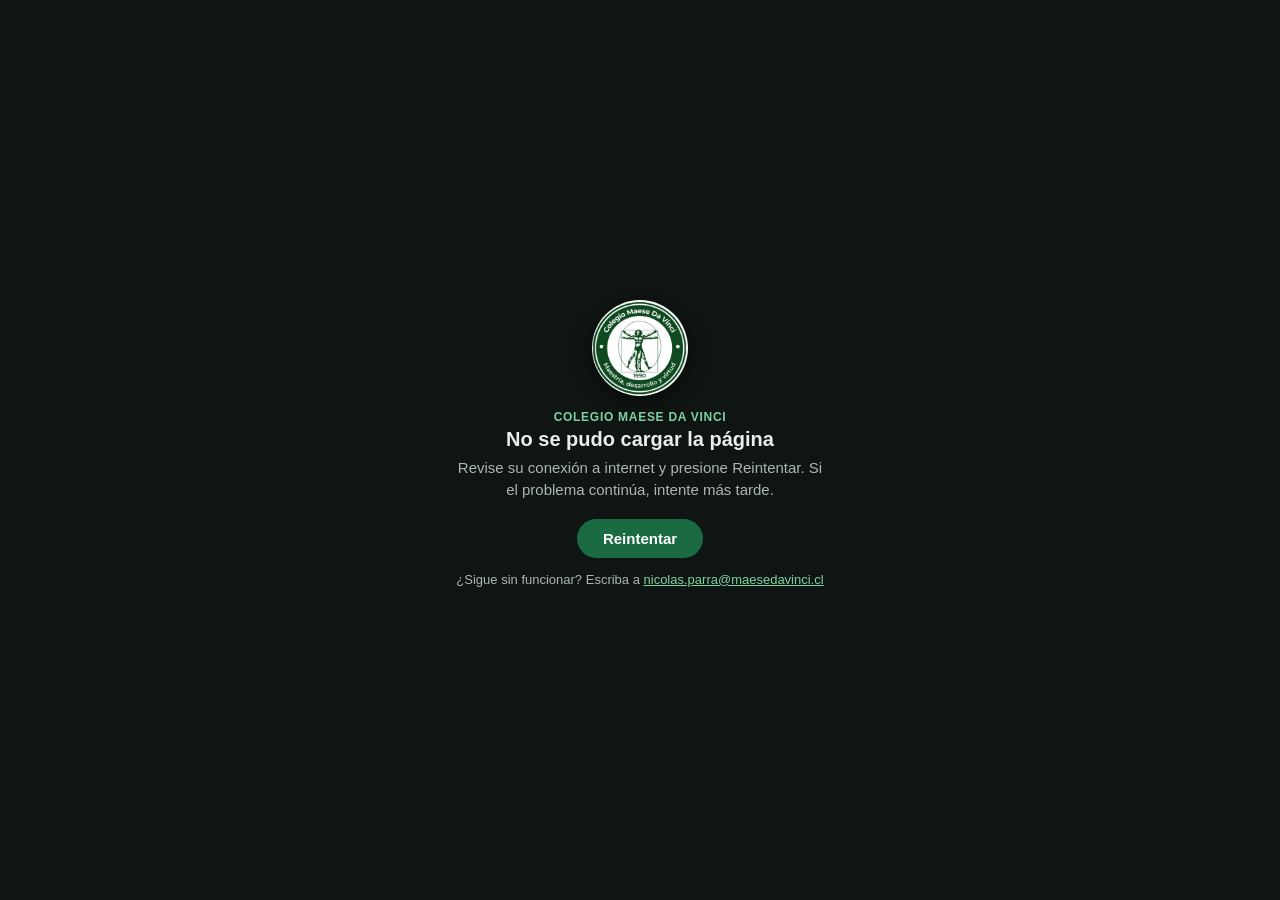
<file: portal.html>
<!doctype html>
<html lang="es">
<head>
<meta charset="utf-8">
<meta name="viewport" content="width=device-width, initial-scale=1">
<title>Portal del apoderado · Colegio Maese da Vinci</title>
<meta name="color-scheme" content="dark">
<meta name="theme-color" content="#0f1513">
<link rel="icon" href="logo.png">
<link rel="stylesheet" href="puente-estilo.css?v=3">
</head>
<body>
<div id="puente"></div>
<script>window.PUENTE = { api: "https://script.google.com/macros/s/AKfycbwehJHPz85g_HdA1QA8re59dzXTUpnkv7mA61UcNxPZo72ud50F7XPeJPXL2oeiiKNW/exec" };</script>
<script src="puente.js?v=2"></script>
</body>
</html>
</file>
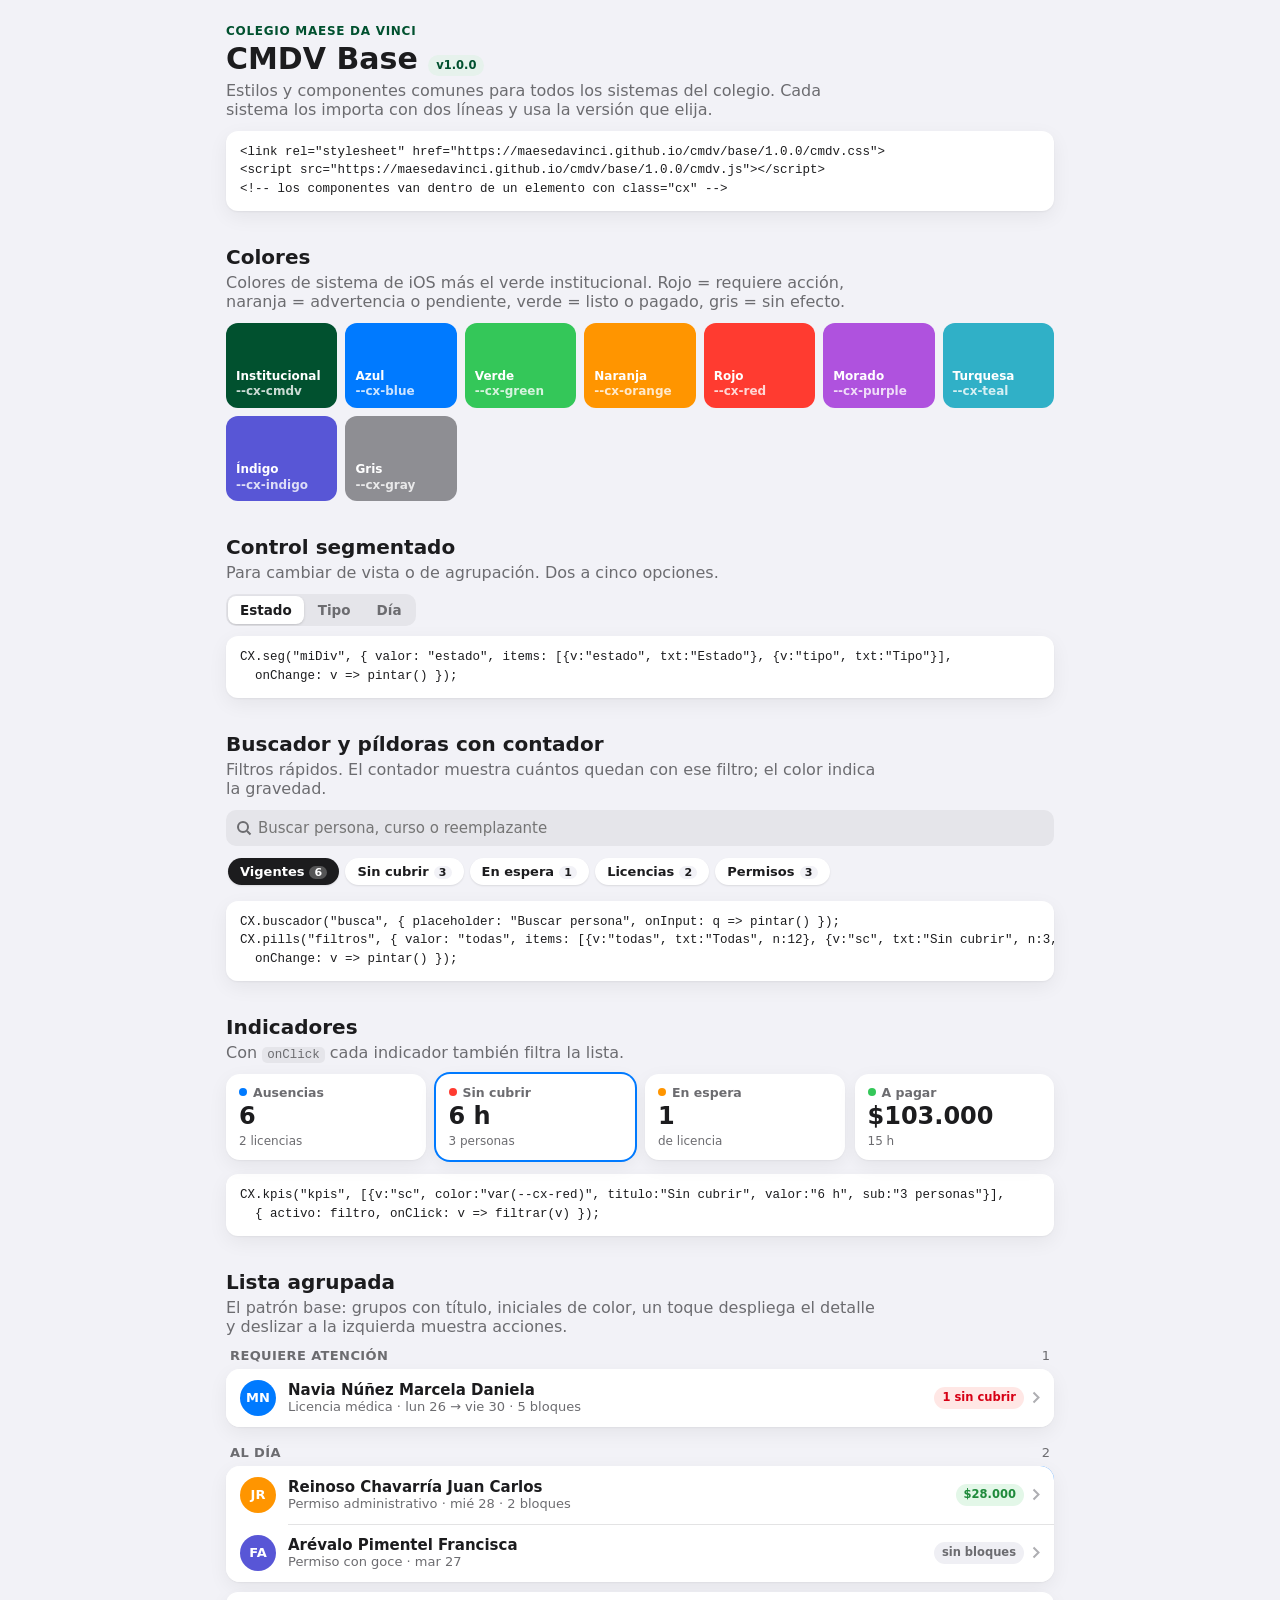
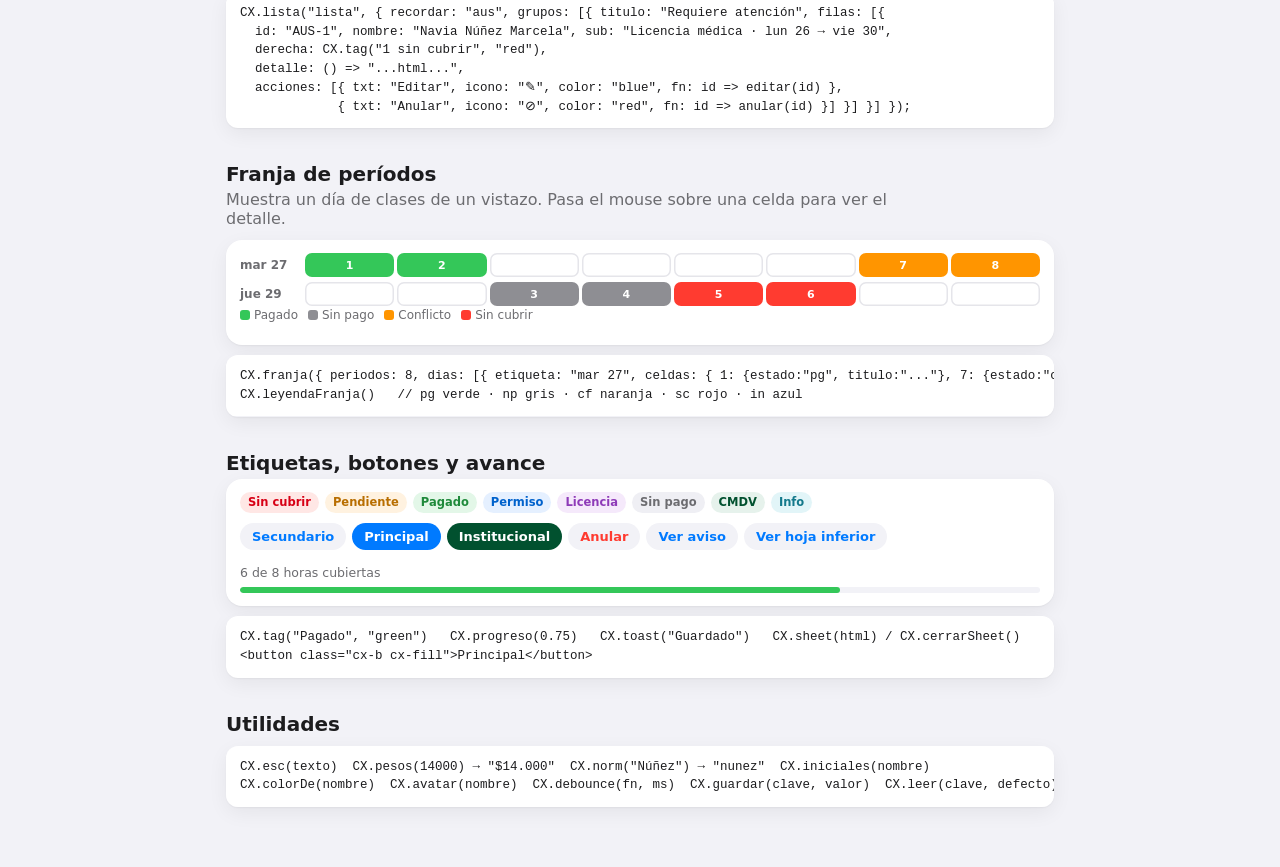
<file: base/1.0.0/catalogo.html>
<!DOCTYPE html>
<html lang="es" class="cx-auto-oscuro">
<head>
<meta charset="utf-8">
<meta name="viewport" content="width=device-width,initial-scale=1">
<title>CMDV Base · Catálogo</title>
<link rel="icon" href="../../logo.png">
<link rel="stylesheet" href="cmdv.css">
<style>
  body{margin:0;background:var(--cx-bg)}
  .pag{max-width:860px;margin:0 auto;padding:24px 16px 60px}
  h1{font:700 30px/1.15 var(--cx-round);margin:4px 0}
  h2{font:700 20px/1.2 var(--cx-round);margin:34px 0 4px}
  .ojo{font-size:12px;font-weight:600;letter-spacing:.06em;text-transform:uppercase;color:var(--cx-cmdv)}
  p{color:var(--cx-muted);margin:4px 0 12px;max-width:65ch}
  pre{background:var(--cx-card);border-radius:12px;padding:12px 14px;overflow-x:auto;font:12.5px/1.5 ui-monospace,SFMono-Regular,Menlo,Consolas,monospace;box-shadow:var(--cx-shadow);margin:10px 0 0;color:var(--cx-fg)}
  .demo{margin-top:8px}
  code{font:12.5px ui-monospace,Menlo,Consolas,monospace;background:var(--cx-fill2);padding:1px 5px;border-radius:5px}
  .paleta{display:grid;grid-template-columns:repeat(auto-fill,minmax(110px,1fr));gap:8px}
  .sw{border-radius:12px;padding:46px 10px 8px;color:#fff;font:600 12px/1.3 var(--cx-font)}
</style>
</head>
<body class="cx">
<div class="pag">
  <div class="ojo">Colegio Maese da Vinci</div>
  <h1>CMDV Base <span id="ver" class="cx-tag cx-t-cmdv"></span></h1>
  <p>Estilos y componentes comunes para todos los sistemas del colegio. Cada sistema los importa con dos líneas y usa la versión que elija.</p>
  <pre>&lt;link rel="stylesheet" href="https://maesedavinci.github.io/cmdv/base/1.0.0/cmdv.css"&gt;
&lt;script src="https://maesedavinci.github.io/cmdv/base/1.0.0/cmdv.js"&gt;&lt;/script&gt;
&lt;!-- los componentes van dentro de un elemento con class="cx" --&gt;</pre>

  <h2>Colores</h2>
  <p>Colores de sistema de iOS más el verde institucional. Rojo = requiere acción, naranja = advertencia o pendiente, verde = listo o pagado, gris = sin efecto.</p>
  <div class="paleta" id="paleta"></div>

  <h2>Control segmentado</h2>
  <p>Para cambiar de vista o de agrupación. Dos a cinco opciones.</p>
  <div class="demo" id="dSeg"></div>
  <pre>CX.seg("miDiv", { valor: "estado", items: [{v:"estado", txt:"Estado"}, {v:"tipo", txt:"Tipo"}],
  onChange: v =&gt; pintar() });</pre>

  <h2>Buscador y píldoras con contador</h2>
  <p>Filtros rápidos. El contador muestra cuántos quedan con ese filtro; el color indica la gravedad.</p>
  <div class="cx-toolbar"><div id="dBus"></div></div><div id="dPills"></div>
  <pre>CX.buscador("busca", { placeholder: "Buscar persona", onInput: q =&gt; pintar() });
CX.pills("filtros", { valor: "todas", items: [{v:"todas", txt:"Todas", n:12}, {v:"sc", txt:"Sin cubrir", n:3, color:"red"}],
  onChange: v =&gt; pintar() });</pre>

  <h2>Indicadores</h2>
  <p>Con <code>onClick</code> cada indicador también filtra la lista.</p>
  <div id="dKpis"></div>
  <pre>CX.kpis("kpis", [{v:"sc", color:"var(--cx-red)", titulo:"Sin cubrir", valor:"6 h", sub:"3 personas"}],
  { activo: filtro, onClick: v =&gt; filtrar(v) });</pre>

  <h2>Lista agrupada</h2>
  <p>El patrón base: grupos con título, iniciales de color, un toque despliega el detalle y deslizar a la izquierda muestra acciones.</p>
  <div id="dLista"></div>
  <pre>CX.lista("lista", { recordar: "aus", grupos: [{ titulo: "Requiere atención", filas: [{
  id: "AUS-1", nombre: "Navia Núñez Marcela", sub: "Licencia médica · lun 26 → vie 30",
  derecha: CX.tag("1 sin cubrir", "red"),
  detalle: () =&gt; "...html...",
  acciones: [{ txt: "Editar", icono: "✎", color: "blue", fn: id =&gt; editar(id) },
             { txt: "Anular", icono: "⊘", color: "red", fn: id =&gt; anular(id) }] }] }] });</pre>

  <h2>Franja de períodos</h2>
  <p>Muestra un día de clases de un vistazo. Pasa el mouse sobre una celda para ver el detalle.</p>
  <div class="cx-card" id="dFranja"></div>
  <pre>CX.franja({ periodos: 8, dias: [{ etiqueta: "mar 27", celdas: { 1: {estado:"pg", titulo:"..."}, 7: {estado:"cf"} } }] })
CX.leyendaFranja()   // pg verde · np gris · cf naranja · sc rojo · in azul</pre>

  <h2>Etiquetas, botones y avance</h2>
  <div class="cx-card"><div class="cx-btns" id="dTags"></div><div class="cx-btns" style="margin-top:10px">
    <button class="cx-b">Secundario</button><button class="cx-b cx-fill">Principal</button><button class="cx-b cx-fill-cmdv">Institucional</button><button class="cx-b cx-red">Anular</button>
    <button class="cx-b" onclick="CX.toast('Guardado')">Ver aviso</button><button class="cx-b" id="bSheet">Ver hoja inferior</button></div>
    <div style="margin-top:12px"><span class="cx-lbl">6 de 8 horas cubiertas</span><span id="dProg"></span></div></div>
  <pre>CX.tag("Pagado", "green")   CX.progreso(0.75)   CX.toast("Guardado")   CX.sheet(html) / CX.cerrarSheet()
&lt;button class="cx-b cx-fill"&gt;Principal&lt;/button&gt;</pre>

  <h2>Utilidades</h2>
  <pre>CX.esc(texto)  CX.pesos(14000) → "$14.000"  CX.norm("Núñez") → "nunez"  CX.iniciales(nombre)
CX.colorDe(nombre)  CX.avatar(nombre)  CX.debounce(fn, ms)  CX.guardar(clave, valor)  CX.leer(clave, defecto)</pre>
</div>
<script src="cmdv.js"></script>
<script>
  document.getElementById("ver").textContent = "v" + CX.VERSION;
  document.getElementById("paleta").innerHTML = [["cmdv","Institucional"],["blue","Azul"],["green","Verde"],["orange","Naranja"],["red","Rojo"],["purple","Morado"],["teal","Turquesa"],["indigo","Índigo"],["gray","Gris"]]
    .map(c => `<div class="sw" style="background:var(--cx-${c[0]})">${c[1]}<br><span style="opacity:.8">--cx-${c[0]}</span></div>`).join("");
  CX.seg("dSeg", { valor: "estado", items: [{ v: "estado", txt: "Estado" }, { v: "tipo", txt: "Tipo" }, { v: "dia", txt: "Día" }], onChange: v => CX.toast("Agrupar por " + v) });
  CX.buscador("dBus", { placeholder: "Buscar persona, curso o reemplazante", onInput: q => CX.toast("Buscar: " + q) });
  CX.pills("dPills", { valor: "todas", items: [{ v: "todas", txt: "Vigentes", n: 6 }, { v: "sc", txt: "Sin cubrir", n: 3, color: "red" }, { v: "esp", txt: "En espera", n: 1, color: "orange" }, { v: "lic", txt: "Licencias", n: 2, color: "purple" }, { v: "per", txt: "Permisos", n: 3, color: "blue" }] });
  CX.kpis("dKpis", [{ v: "a", color: "var(--cx-blue)", titulo: "Ausencias", valor: 6, sub: "2 licencias" }, { v: "sc", color: "var(--cx-red)", titulo: "Sin cubrir", valor: "6 h", sub: "3 personas" },
    { v: "e", color: "var(--cx-orange)", titulo: "En espera", valor: 1, sub: "de licencia" }, { v: "p", color: "var(--cx-green)", titulo: "A pagar", valor: CX.pesos(103000), sub: "15 h" }], { activo: "sc", onClick: v => CX.toast("Filtro " + v) });
  const blk = (per, txt, der) => `<div class="cx-blk"><span class="cx-per">${per}</span><div class="cx-bi">${txt}</div>${der}</div>`;
  CX.lista("dLista", { recordar: "demo", grupos: [
    { titulo: "Requiere atención", filas: [{ id: "1", nombre: "Navia Núñez Marcela Daniela", sub: "Licencia médica · lun 26 → vie 30 · 5 bloques", derecha: CX.tag("1 sin cubrir", "red"),
      detalle: () => blk("7°–8°", "mar 27 · 3°B · Salazar Beiza Cinthya<small>⚠ codocencia PIE solo en 7° · 8°: NEEP 3B</small>", CX.tag("⚠ Dentro de su horario", "orange")) + blk("5°–6°", "jue 29 · 6°A · <span style='color:var(--cx-red-t)'>falta asignar</span>", CX.tag("Sin cubrir", "red")),
      acciones: [{ txt: "Editar", icono: "✎", color: "blue", fn: () => CX.toast("Editar") }, { txt: "Anular", icono: "⊘", color: "red", fn: () => CX.toast("Anular") }] }] },
    { titulo: "Al día", filas: [{ id: "2", nombre: "Reinoso Chavarría Juan Carlos", sub: "Permiso administrativo · mié 28 · 2 bloques", derecha: `<span class="cx-tag cx-t-green cx-num">${CX.pesos(28000)}</span>`,
      detalle: () => blk("1°–2°", "mié 28 · 2°B · Martínez Javier", `<span class="cx-tag cx-t-green">${CX.pesos(14000)}</span>`), acciones: [{ txt: "Editar", icono: "✎", fn: () => CX.toast("Editar") }] },
      { id: "3", nombre: "Arévalo Pimentel Francisca", sub: "Permiso con goce · mar 27", derecha: CX.tag("sin bloques", "gray"), onClick: () => CX.toast("Abrir ficha") }] }] });
  document.getElementById("dFranja").innerHTML = CX.franja({ periodos: 8, dias: [
    { etiqueta: "mar 27", celdas: { 1: { estado: "pg", titulo: "1° 3°A Olmos" }, 2: { estado: "pg" }, 7: { estado: "cf", titulo: "7° codocencia" }, 8: { estado: "cf" } } },
    { etiqueta: "jue 29", celdas: { 3: { estado: "np" }, 4: { estado: "np" }, 5: { estado: "sc" }, 6: { estado: "sc" } } }] }) + CX.leyendaFranja();
  document.getElementById("dTags").innerHTML = [["Sin cubrir", "red"], ["Pendiente", "orange"], ["Pagado", "green"], ["Permiso", "blue"], ["Licencia", "purple"], ["Sin pago", "gray"], ["CMDV", "cmdv"], ["Info", "teal"]].map(t => CX.tag(t[0], t[1])).join("");
  document.getElementById("dProg").innerHTML = CX.progreso(.75);
  document.getElementById("bSheet").onclick = () => CX.sheet(`<div style="display:flex;justify-content:space-between;align-items:center"><b>Hoja inferior</b><button class="cx-b" onclick="CX.cerrarSheet()">Cerrar</button></div><p>Para fichas y detalles sin salir de la lista.</p>`);
</script>
</body>
</html>
</file>
<file: puente-estilo.css>
html,body{margin:0;background:#0f1513;font-family:-apple-system,BlinkMacSystemFont,"Segoe UI",Roboto,Arial,sans-serif;color:#e8efeb}
#puente{min-height:100vh;display:flex;flex-direction:column;align-items:center;justify-content:center;text-align:center;padding:24px 16px;box-sizing:border-box}
#puente img{width:96px;height:96px;border-radius:50%;background:#fff;box-shadow:0 6px 18px rgba(0,0,0,.5)}
#puente .col{margin:14px 0 4px;font-size:12px;font-weight:700;letter-spacing:.06em;text-transform:uppercase;color:#7fd1a3}
#puente h1{margin:0 0 6px;font-size:20px}
#puente .tx{margin:0;max-width:380px;color:#a9b8b0;font-size:15px;line-height:1.45}
#puente .ay{margin-top:14px;font-size:13px;color:#a9b8b0}#puente .ay a{color:#7fd1a3}
#puente button{margin-top:18px;background:#1b6b42;color:#fff;border:0;border-radius:999px;padding:11px 26px;font-size:15px;font-weight:600;cursor:pointer}
#puente .gira{margin-top:18px;width:28px;height:28px;border-radius:50%;border:3px solid #24453a;border-top-color:#7fd1a3;animation:g 1s linear infinite}
@keyframes g{to{transform:rotate(360deg)}}
</file>
<file: base/1.0.0/cmdv.css>
/*!
 * CMDV Base 1.0.0 · estilos comunes de los sistemas del Colegio Maese da Vinci
 * Todo usa el prefijo cx- para no chocar con el CSS propio de cada sistema.
 * Modo oscuro: opcional, agregando la clase "cx-auto-oscuro" a <html>.
 */
:root{
  --cx-bg:#f2f2f7; --cx-card:#ffffff; --cx-fill:#f2f2f7; --cx-fill2:#e5e5ea; --cx-sep:rgba(60,60,67,.14);
  --cx-fg:#1c1c1e; --cx-muted:#6c6c70; --cx-faint:#aeaeb2;
  --cx-cmdv:#01512f; --cx-cmdv-s:#e6f2ec;
  --cx-blue:#007aff; --cx-green:#34c759; --cx-orange:#ff9500; --cx-red:#ff3b30; --cx-purple:#af52de; --cx-teal:#30b0c7; --cx-indigo:#5856d6; --cx-gray:#8e8e93;
  --cx-blue-s:#e5f0ff; --cx-green-s:#e3f7e8; --cx-orange-s:#fff2e0; --cx-red-s:#ffe7e5; --cx-purple-s:#f5e9fb; --cx-teal-s:#e2f5f8; --cx-gray-s:#efeff4;
  --cx-green-t:#1f8a3b; --cx-orange-t:#b86e00; --cx-red-t:#d70015; --cx-blue-t:#0062cc; --cx-purple-t:#8e3ab8; --cx-teal-t:#14798b;
  --cx-shadow:0 1px 2px rgba(0,0,0,.05),0 6px 20px rgba(0,0,0,.06);
  --cx-font:-apple-system,BlinkMacSystemFont,"SF Pro Text","Segoe UI",Roboto,system-ui,sans-serif;
  --cx-round:"SF Pro Rounded",ui-rounded,-apple-system,BlinkMacSystemFont,"Segoe UI",system-ui,sans-serif;
  --cx-r:14px;
}
@media (prefers-color-scheme:dark){html.cx-auto-oscuro{
  --cx-bg:#000; --cx-card:#1c1c1e; --cx-fill:#2c2c2e; --cx-fill2:#3a3a3c; --cx-sep:rgba(84,84,88,.55);
  --cx-fg:#f2f2f7; --cx-muted:#a1a1a6; --cx-faint:#636366; --cx-cmdv:#4cc38a; --cx-cmdv-s:#0f2a1d;
  --cx-blue:#0a84ff; --cx-green:#30d158; --cx-orange:#ff9f0a; --cx-red:#ff453a; --cx-purple:#bf5af2; --cx-teal:#40c8e0; --cx-indigo:#5e5ce6; --cx-gray:#98989d;
  --cx-blue-s:#0b2540; --cx-green-s:#0e2e17; --cx-orange-s:#3a2606; --cx-red-s:#3d1311; --cx-purple-s:#2f1638; --cx-teal-s:#0b2d33; --cx-gray-s:#2c2c2e;
  --cx-green-t:#30d158; --cx-orange-t:#ff9f0a; --cx-red-t:#ff6961; --cx-blue-t:#409cff; --cx-purple-t:#da8fff; --cx-teal-t:#5ac8dc;
  --cx-shadow:0 1px 2px rgba(0,0,0,.4); color-scheme:dark}}

/* base de los componentes: anula estilos genéricos de button/input de cada sistema */
.cx,.cx *{box-sizing:border-box}
.cx{font-family:var(--cx-font);color:var(--cx-fg);-webkit-font-smoothing:antialiased}
.cx button{font:inherit;color:inherit;border:0;background:none;cursor:pointer;border-radius:0;padding:0;margin:0;width:auto;box-shadow:none;text-align:inherit;font-weight:inherit;min-height:0}
.cx button:focus-visible,.cx input:focus-visible{outline:3px solid color-mix(in srgb,var(--cx-blue) 45%,transparent);outline-offset:2px}
.cx-num{font-variant-numeric:tabular-nums}
.cx-muted{color:var(--cx-muted)}

/* control segmentado */
.cx-seg{display:inline-flex;max-width:100%;background:var(--cx-fill2);border-radius:10px;padding:2px;gap:2px;overflow-x:auto;scrollbar-width:none}
.cx-seg::-webkit-scrollbar{display:none}
.cx-seg.cx-ancho{display:flex}
.cx .cx-seg button{flex:1 0 auto;padding:6px 12px;border-radius:8px;font-size:13.5px;font-weight:600;color:var(--cx-muted);white-space:nowrap;transition:background .2s,box-shadow .2s,color .2s}
.cx .cx-seg button.cx-on{background:var(--cx-card);color:var(--cx-fg);box-shadow:0 1px 3px rgba(0,0,0,.12),0 1px 1px rgba(0,0,0,.04)}

/* píldoras de filtro con contador */
.cx-pills{display:flex;gap:6px;overflow-x:auto;scrollbar-width:none;padding:2px 2px 6px}
.cx-pills::-webkit-scrollbar{display:none}
.cx-pills.cx-wrap{flex-wrap:wrap;overflow:visible}
.cx .cx-pill{flex:0 0 auto;padding:6px 12px;border-radius:999px;background:var(--cx-card);font-size:13px;font-weight:600;box-shadow:0 1px 2px rgba(0,0,0,.1);transition:transform .12s,background .15s,color .15s;white-space:nowrap}
.cx .cx-pill:active{transform:scale(.94)}
.cx-pill .cx-n{display:inline-block;min-width:18px;margin-left:5px;padding:0 5px;border-radius:999px;background:var(--cx-fill);font-size:11px;text-align:center;font-variant-numeric:tabular-nums}
.cx .cx-pill.cx-on{background:var(--cx-fg);color:var(--cx-card)}
.cx-pill.cx-on .cx-n{background:rgba(255,255,255,.25)}
.cx .cx-pill[data-c].cx-on{color:#fff}
.cx .cx-pill[data-c=red].cx-on{background:var(--cx-red)}.cx .cx-pill[data-c=orange].cx-on{background:var(--cx-orange)}.cx .cx-pill[data-c=green].cx-on{background:var(--cx-green)}
.cx .cx-pill[data-c=blue].cx-on{background:var(--cx-blue)}.cx .cx-pill[data-c=purple].cx-on{background:var(--cx-purple)}.cx .cx-pill[data-c=teal].cx-on{background:var(--cx-teal)}.cx .cx-pill[data-c=cmdv].cx-on{background:var(--cx-cmdv)}

/* buscador */
.cx-search{display:flex;align-items:center;gap:6px;background:var(--cx-fill2);border-radius:10px;padding:0 10px;min-width:0}
.cx-search svg{flex:0 0 16px;color:var(--cx-muted)}
.cx .cx-search input{flex:1;min-width:0;width:auto;border:0;background:transparent;padding:9px 0;margin:0;font:inherit;font-size:15px;color:var(--cx-fg);outline:none;box-shadow:none;border-radius:0}
.cx-toolbar{display:flex;flex-wrap:wrap;gap:8px;align-items:center;margin:4px 0 10px}
.cx-toolbar .cx-search{flex:1 1 220px}
.cx-lbl{font-size:12.5px;color:var(--cx-muted)}

/* KPIs como botones */
.cx-kpis{display:grid;grid-template-columns:repeat(auto-fit,minmax(140px,1fr));gap:10px;margin:0 0 14px}
.cx .cx-kpi{background:var(--cx-card);border-radius:var(--cx-r);padding:11px 13px;box-shadow:var(--cx-shadow);text-align:left;transition:transform .15s,box-shadow .15s;display:block}
.cx .cx-kpi:active{transform:scale(.97)}
.cx-kpi .cx-k{display:flex;align-items:center;gap:6px;font-size:12.5px;color:var(--cx-muted);font-weight:600}
.cx-kpi .cx-dot{width:8px;height:8px;border-radius:50%;flex:0 0 8px}
.cx-kpi b{display:block;font:700 24px/1.15 var(--cx-round);margin-top:3px;font-variant-numeric:tabular-nums}
.cx-kpi small{color:var(--cx-muted);font-size:12px}
.cx .cx-kpi.cx-on{box-shadow:0 0 0 2px var(--cx-blue),var(--cx-shadow)}

/* lista agrupada (inset grouped) */
.cx-grp-t{display:flex;justify-content:space-between;align-items:baseline;gap:10px;font-size:13px;font-weight:600;color:var(--cx-muted);text-transform:uppercase;letter-spacing:.03em;margin:18px 4px 6px}
.cx-grp-t:first-child{margin-top:4px}
.cx-grp-t span:last-child{text-transform:none;letter-spacing:0;font-weight:500}
.cx-list{background:var(--cx-card);border-radius:var(--cx-r);overflow:hidden;box-shadow:var(--cx-shadow)}
.cx-row{position:relative;overflow:hidden}
.cx-row+.cx-row::before{content:"";position:absolute;left:62px;right:0;top:0;height:1px;background:var(--cx-sep);z-index:2}
.cx-row.cx-apagada .cx-row-in{opacity:.5}
.cx .cx-row-in{position:relative;z-index:1;display:flex;align-items:center;gap:12px;padding:11px 14px;background:var(--cx-card);transition:transform .25s cubic-bezier(.2,.9,.3,1),background .15s;width:100%;text-align:left;touch-action:pan-y;user-select:none}
.cx .cx-row-in:active{background:var(--cx-fill)}
.cx-row-in.cx-fija{cursor:default}
.cx-av{flex:0 0 36px;width:36px;height:36px;border-radius:50%;display:grid;place-items:center;font:700 13px/1 var(--cx-round);color:#fff;text-transform:uppercase}
.cx-row-main{flex:1;min-width:0;display:block}
.cx-row-t{display:flex;align-items:center;gap:6px;font-weight:600;font-size:15px}
.cx-row-t .cx-nm{overflow:hidden;text-overflow:ellipsis;white-space:nowrap}
.cx-row-s{display:block;font-size:13px;color:var(--cx-muted);overflow:hidden;text-overflow:ellipsis;white-space:nowrap}
.cx-row-r{display:flex;align-items:center;gap:8px;flex:0 0 auto}
.cx-chev{color:var(--cx-faint);transition:transform .25s;flex:0 0 8px}
.cx-row.cx-open .cx-chev{transform:rotate(90deg)}
.cx-swipe{position:absolute;inset:0 0 0 auto;display:flex;z-index:0}
.cx .cx-swipe button{width:78px;color:#fff;font-size:12.5px;font-weight:600;display:flex;flex-direction:column;align-items:center;justify-content:center;gap:3px;text-align:center}
.cx-swipe .cx-sa-blue{background:var(--cx-blue)}.cx-swipe .cx-sa-red{background:var(--cx-red)}.cx-swipe .cx-sa-purple{background:var(--cx-purple)}
.cx-swipe .cx-sa-orange{background:var(--cx-orange)}.cx-swipe .cx-sa-green{background:var(--cx-green)}.cx-swipe .cx-sa-gray{background:var(--cx-gray)}
.cx-row-det{display:grid;grid-template-rows:0fr;transition:grid-template-rows .3s ease;background:var(--cx-card)}
.cx-row.cx-open .cx-row-det{grid-template-rows:1fr}
.cx-row-det>div{overflow:hidden;min-height:0}
.cx-det-in{padding:0 14px 14px 62px;display:grid;gap:8px}
@media (max-width:520px){.cx-det-in{padding-left:14px}.cx-row+.cx-row::before{left:14px}}

/* etiquetas */
.cx-tag{display:inline-flex;align-items:center;gap:4px;padding:2px 8px;border-radius:999px;font-size:11.5px;font-weight:700;white-space:nowrap;line-height:1.5}
.cx-t-red{background:var(--cx-red-s);color:var(--cx-red-t)}.cx-t-orange{background:var(--cx-orange-s);color:var(--cx-orange-t)}.cx-t-green{background:var(--cx-green-s);color:var(--cx-green-t)}
.cx-t-blue{background:var(--cx-blue-s);color:var(--cx-blue-t)}.cx-t-purple{background:var(--cx-purple-s);color:var(--cx-purple-t)}.cx-t-teal{background:var(--cx-teal-s);color:var(--cx-teal-t)}
.cx-t-gray{background:var(--cx-gray-s);color:var(--cx-muted)}.cx-t-cmdv{background:var(--cx-cmdv-s);color:var(--cx-cmdv)}

/* bloque (período/curso/persona) */
.cx-blk{display:flex;align-items:center;gap:10px;padding:8px 10px;border-radius:12px;background:var(--cx-fill);flex-wrap:wrap}
.cx-blk .cx-per{flex:0 0 auto;font:700 13px/1 var(--cx-round);padding:6px 8px;border-radius:8px;background:var(--cx-card);font-variant-numeric:tabular-nums}
.cx-blk .cx-bi{flex:1 1 180px;min-width:0;font-size:13.5px}
.cx-blk .cx-bi small{display:block;color:var(--cx-muted);font-size:12px}

/* franja de períodos */
.cx-strip-wrap{display:grid;gap:5px}
.cx-strip{display:grid;grid-template-columns:62px repeat(var(--cx-p,8),minmax(0,1fr));gap:3px;align-items:center}
.cx-strip .cx-d{font-size:12px;color:var(--cx-muted);font-weight:600;white-space:nowrap}
.cx-cell{height:24px;border-radius:7px;background:var(--cx-fill);display:grid;place-items:center;font:700 11px/1 var(--cx-round);color:var(--cx-faint)}
.cx-cell.cx-pg{background:var(--cx-green);color:#fff}.cx-cell.cx-np{background:var(--cx-gray);color:#fff}.cx-cell.cx-sc{background:var(--cx-red);color:#fff}
.cx-cell.cx-cf{background:var(--cx-orange);color:#fff}.cx-cell.cx-in{background:var(--cx-blue);color:#fff}.cx-cell.cx-no{background:transparent;box-shadow:inset 0 0 0 1.5px var(--cx-fill2)}
.cx-legend{display:flex;flex-wrap:wrap;gap:10px;font-size:12px;color:var(--cx-muted);margin:2px 0 10px}
.cx-legend i{display:inline-block;width:10px;height:10px;border-radius:3px;margin-right:4px;vertical-align:-1px}

/* barra de avance */
.cx-prog{display:block;height:6px;border-radius:3px;background:var(--cx-fill);overflow:hidden;margin-top:6px}
.cx-prog i{display:block;height:100%;border-radius:3px;background:var(--cx-green);transition:width .6s ease}

/* tarjeta y botones */
.cx-card{background:var(--cx-card);border-radius:16px;padding:13px 14px;box-shadow:var(--cx-shadow)}
.cx-btns{display:flex;flex-wrap:wrap;gap:6px}
.cx .cx-b{display:inline-flex;align-items:center;gap:5px;padding:6px 12px;border-radius:999px;font-size:13px;font-weight:600;background:var(--cx-fill);color:var(--cx-blue);transition:transform .12s,filter .15s}
.cx .cx-b:active{transform:scale(.95)}
.cx .cx-b.cx-red{color:var(--cx-red)}.cx .cx-b.cx-purple{color:var(--cx-purple)}
.cx .cx-b.cx-fill{background:var(--cx-blue);color:#fff}
.cx .cx-b.cx-fill-cmdv{background:var(--cx-cmdv);color:#fff}
.cx-meta{display:flex;flex-wrap:wrap;gap:4px 14px;font-size:12.5px;color:var(--cx-muted)}

/* hoja inferior y aviso flotante */
.cx-sheet-bg{position:fixed;inset:0;background:rgba(0,0,0,.32);z-index:9000;opacity:0;pointer-events:none;transition:opacity .25s}
.cx-sheet-bg.cx-on{opacity:1;pointer-events:auto}
.cx-sheet{position:fixed;left:50%;bottom:0;z-index:9001;width:min(600px,100%);max-height:88%;overflow:auto;background:var(--cx-bg);border-radius:16px 16px 0 0;transform:translate(-50%,105%);transition:transform .35s cubic-bezier(.2,.9,.3,1);padding:8px 16px calc(20px + env(safe-area-inset-bottom,0px))}
.cx-sheet.cx-on{transform:translate(-50%,0)}
.cx-grab{width:38px;height:5px;border-radius:3px;background:var(--cx-fill2);margin:2px auto 10px}
.cx-toast{position:fixed;left:50%;bottom:calc(24px + env(safe-area-inset-bottom,0px));transform:translate(-50%,20px);background:var(--cx-fg);color:var(--cx-card);padding:10px 16px;border-radius:999px;font:600 14px/1.3 var(--cx-font);opacity:0;transition:.25s;z-index:9100;pointer-events:none;max-width:calc(100% - 32px);text-align:center}
.cx-toast.cx-on{opacity:1;transform:translate(-50%,0)}

.cx-empty{text-align:center;color:var(--cx-muted);padding:28px 10px;font-size:14px}
.cx-entra{animation:cxEntra .3s ease both}
@keyframes cxEntra{from{opacity:0;transform:translateY(6px)}to{opacity:1;transform:none}}
@media (prefers-reduced-motion:reduce){.cx *,.cx-sheet,.cx-toast{animation:none!important;transition:none!important}}
@media print{.cx-row-det{grid-template-rows:1fr!important}.cx-swipe,.cx-chev,.cx-b{display:none!important}.cx-list,.cx-card,.cx-kpi{box-shadow:none;border:1px solid #ddd}}
</file>
